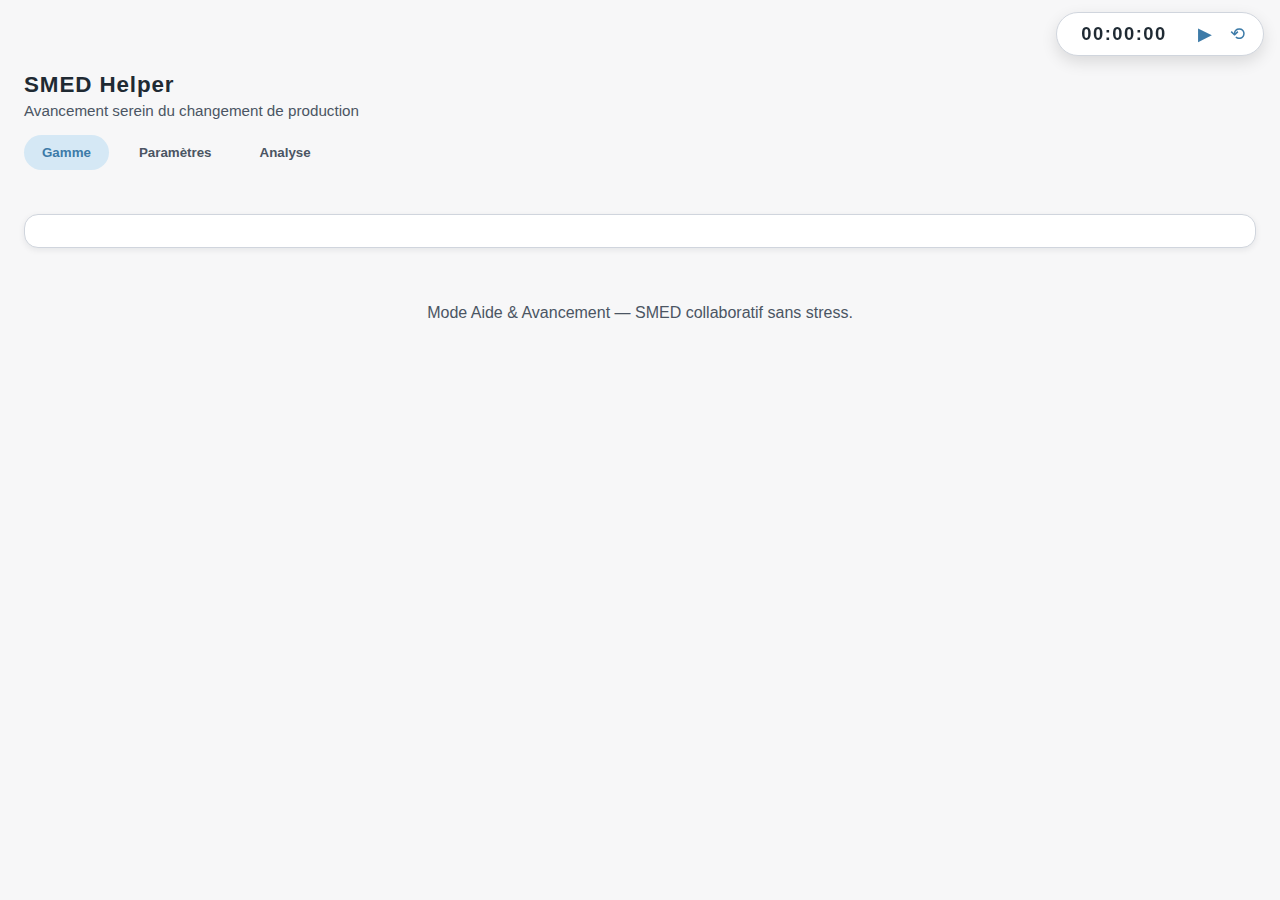
<file: index.html>
<!DOCTYPE html>
<html lang="fr">
<head>
  <meta charset="UTF-8">
  <meta name="viewport" content="width=device-width, initial-scale=1.0">
  <title>SMED Helper</title>
  <link rel="stylesheet" href="styles.css">
</head>
<body>
  <header class="app-header">
    <div class="branding">
      <h1>SMED Helper</h1>
      <p class="tagline">Avancement serein du changement de production</p>
    </div>
    <div class="badge-chrono" aria-live="polite">
      <div class="badge-chrono__time" id="timerDisplay">00:00:00</div>
      <div class="badge-chrono__actions">
        <button type="button" class="badge-chrono__btn" id="timerStartPause" aria-label="Démarrer le chrono">▶</button>
        <button type="button" class="badge-chrono__btn" id="timerReset" aria-label="Réinitialiser le chrono">⟲</button>
      </div>
    </div>
  </header>

  <nav class="tabs" role="tablist">
    <button class="tab tab--active" id="tab-operations" role="tab" aria-selected="true" aria-controls="view-operations" data-tab="operations">Gamme</button>
    <button class="tab" id="tab-settings" role="tab" aria-selected="false" aria-controls="view-settings" data-tab="settings">Paramètres</button>
    <button class="tab" id="tab-analysis" role="tab" aria-selected="false" aria-controls="view-analysis" data-tab="analysis">Analyse</button>
  </nav>

  <main class="views">
    <section id="view-operations" class="view view--active" role="tabpanel" aria-labelledby="tab-operations">
      <div class="objectives" id="operationsSummary"></div>
      <section class="prep" id="prepSection" aria-label="Préparation du changement"></section>
      <div class="lanes" id="lanes"></div>
    </section>

    <section id="view-settings" class="view" role="tabpanel" aria-labelledby="tab-settings">
      <div class="settings" id="settingsPanel"></div>
    </section>

    <section id="view-analysis" class="view" role="tabpanel" aria-labelledby="tab-analysis">
      <div class="analysis-controls">
        <div class="filters">
          <label>
            Opérateur
            <select id="analysisFilterOperator"></select>
          </label>
          <label>
            Phase
            <select id="analysisFilterPhase"></select>
          </label>
          <button type="button" id="analysisRefresh" class="btn">Actualiser</button>
        </div>
        <div class="exports">
          <button type="button" id="exportCsv" class="btn">Exporter CSV</button>
          <button type="button" id="exportJson" class="btn">Exporter JSON</button>
        </div>
      </div>
      <div class="analysis-top" id="analysisTop"></div>
      <div class="analysis-table-container">
        <table id="analysisTable" class="analysis-table">
          <thead>
            <tr>
              <th data-sort="label">Opération</th>
              <th data-sort="phase">Phase</th>
              <th data-sort="operator">Opérateur</th>
              <th data-sort="target">Cible (min)</th>
              <th data-sort="actual">Réel (min)</th>
              <th data-sort="delta">Écart (min)</th>
              <th data-sort="achievement">% Atteinte</th>
            </tr>
          </thead>
          <tbody></tbody>
          <tfoot></tfoot>
        </table>
      </div>
    </section>
  </main>

  <footer class="app-footer">
    <p>Mode Aide &amp; Avancement — SMED collaboratif sans stress.</p>
  </footer>

  <script src="app.js" defer></script>
</body>
</html>
</file>
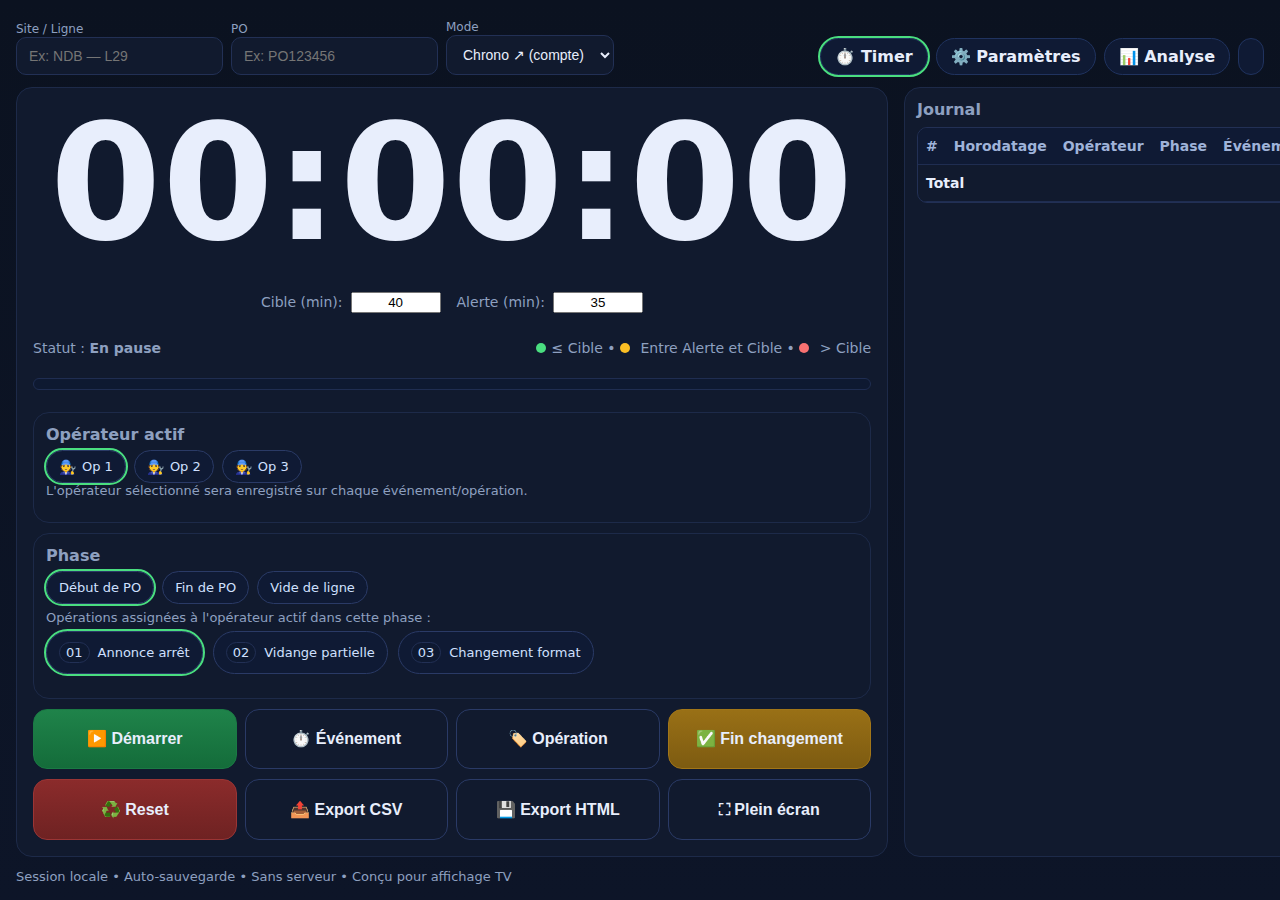
<file: Suivi_changement_de_PO_L29_V04_fixed (1).html>
<!DOCTYPE html>
<html lang="fr">
<head>
<meta charset="utf-8" />
<meta name="viewport" content="width=device-width, initial-scale=1" />
<title>Timer SMED — Affichage Ligne</title>
<style>
  :root{
    --bg:#0b1220; --fg:#e8eefc; --muted:#8ea0c0; --accent:#4ade80; --warn:#fbbf24; --danger:#f87171; --panel:#111a2e; --btn:#1b2540; --btnHover:#223055;
  }
  *{box-sizing:border-box}
  html,body{height:100%}
  body{margin:0;background:linear-gradient(180deg,var(--bg),#0d1528);color:var(--fg);font-family:system-ui,-apple-system,Segoe UI,Roboto,Arial,sans-serif}
  .wrap{display:grid;grid-template-rows:auto 1fr auto;min-height:100%;gap:12px;padding:16px}
  header{display:grid;grid-template-columns:1fr auto;gap:16px;align-items:end}
  .tabs{display:flex;gap:8px;flex-wrap:wrap}
  .tab{background:#0f1a34;border:1px solid #20335f;border-radius:999px;padding:8px 14px;font-weight:600;cursor:pointer}
  .tab.active{outline:2px solid var(--accent)}
  .id-form{display:flex;flex-wrap:wrap;gap:8px;align-items:end}
  .id-form label{font-size:12px;color:var(--muted)}
  .id-form input, .id-form select{background:var(--panel);color:var(--fg);border:1px solid #223055;border-radius:10px;padding:10px 12px;font-size:14px;min-width:140px}
  .pill{background:#0f1a34;border:1px solid #20335f;border-radius:999px;padding:8px 12px;font-size:13px;color:var(--muted)}
  .layout{display:grid;grid-template-columns:1fr 360px;gap:16px}
  .board{background:var(--panel);border:1px solid #1d2a49;border-radius:16px;padding:16px;display:grid;gap:10px}
  .time{font-variant-numeric:tabular-nums;line-height:1;letter-spacing:1px;font-weight:700;font-size:18vw;text-align:center}
  @media (min-width: 1100px){.time{font-size:160px}}
  .target-row{display:flex;justify-content:center;gap:16px;flex-wrap:wrap}
  .target{display:flex;align-items:center;gap:8px;font-size:14px;color:var(--muted)}
  .target input{width:90px;text-align:center}
  input[type=number]{-moz-appearance:textfield}
  input[type=number]::-webkit-outer-spin-button,input[type=number]::-webkit-inner-spin-button{appearance:none;margin:0}
  .bar{height:12px;background:#0e1931;border-radius:999px;border:1px solid #1f2d51;overflow:hidden}
  .bar>div{height:100%;width:0;background:var(--accent);transition:width .2s linear}
  .status{display:flex;justify-content:space-between;align-items:center;gap:10px;color:var(--muted);font-size:14px}
  .btns{display:grid;grid-template-columns:repeat(4,1fr);gap:8px}
  button{background:var(--btn);color:var(--fg);border:1px solid #2a3a66;border-radius:14px;padding:14px 12px;font-size:16px;font-weight:600;cursor:pointer}
  button:hover{background:var(--btnHover)}
  button.primary{background:linear-gradient(180deg,#1f834a,#146c3a);border-color:#1a7a44}
  button.warn{background:linear-gradient(180deg,#997016,#7d5b11);border-color:#a27618}
  button.danger{background:linear-gradient(180deg,#8b2b2b,#6e2222);border-color:#9a3535}
  button.ghost{background:transparent;border-color:#2a3a66}
  .side{display:grid;gap:12px}
  .card{background:var(--panel);border:1px solid #1d2a49;border-radius:16px;padding:12px}
  .chips{display:flex;flex-wrap:wrap;gap:8px}
  .chip{padding:8px 12px;border-radius:999px;border:1px solid #2a3a66;background:#0f1a34;color:#cfe0ff;font-size:13px;cursor:pointer}
  .chip.active{outline:2px solid var(--accent);box-shadow:0 0 0 2px #0c1a2f}
  .log{max-height:38vh;overflow:auto;border-radius:10px;border:1px solid #223055}
  table{width:100%;border-collapse:collapse}
  th,td{padding:10px 8px;border-bottom:1px solid #1f2d51;font-size:14px}
  th{position:sticky;top:0;background:#0f1a34;color:#9fb3d9;text-align:left}
  tfoot td{font-weight:700}
  .kbd{font-family:ui-monospace, SFMono-Regular, Menlo, Monaco, Consolas, "Liberation Mono", "Courier New", monospace;background:#0f1a34;border:1px solid #223055;border-radius:6px;padding:2px 6px;font-size:12px}
  footer{display:flex;justify-content:space-between;align-items:center;gap:8px;color:var(--muted);font-size:13px}
  .hint{display:flex;flex-wrap:wrap;gap:8px}
  .dot{width:10px;height:10px;border-radius:999px;display:inline-block;margin-right:6px}
  .ok{background:var(--accent)}.mid{background:var(--warn)}.bad{background:var(--danger)}
  /* ParamÃ¨tres */
  .grid{display:grid;gap:12px}
  .cols-2{grid-template-columns:1fr 1fr}
  textarea, .list input{background:var(--panel);color:var(--fg);border:1px solid #223055;border-radius:10px;padding:10px 12px;font-size:14px;width:100%}
  .group{display:grid;gap:6px}
  .subtle{color:var(--muted);font-size:13px}

  /* --- AJOUTS pour les pastilles d'opérations --- */
  .op-list{display:flex;flex-wrap:wrap;gap:10px}
  .op-pill{
    display:inline-flex;align-items:center;gap:8px;
    padding:10px 12px;border-radius:999px;
    border:1px solid #2a3a66;background:#0f1a34;color:#cfe0ff;
    cursor:pointer;user-select:none;position:relative;
    transition:transform .05s ease, outline-color .2s ease, background .2s ease, color .2s ease, border-color .2s ease;
    font-size:13px
  }
  .op-pill:active{transform:translateY(1px)}
  .op-num{font-variant-numeric:tabular-nums;background:#0e1931;border:1px solid #223055;border-radius:999px;padding:2px 6px}
  .op-pill.current{outline:2px solid var(--accent);box-shadow:0 0 0 2px #0c1a2f}
  .op-pill.done{
    background:linear-gradient(180deg,#1f834a,#146c3a);
    border-color:#1a7a44;color:#eafff0
  }
  .op-pill.done .op-num{background:transparent;border-color:transparent}
  .op-check{
    display:none; font-weight:900
  }
  .op-pill.done .op-check{display:inline}

  /* Correction de l'affichage des avatars dans les chips opérateurs */
  #opsChips .chip {
    display: flex;
    align-items: center;
    gap: 6px;
  }
  
  #opsChips .avatar {
    font-size: 14px;
    line-height: 1;
    flex-shrink: 0;
  }

  /* --- STYLES POUR LES OPÉRATIONS ASSIGNÉES --- */
  .operation-item {
    display: grid;
    grid-template-columns: 1fr auto;
    gap: 8px;
    align-items: center;
    padding: 8px 12px;
    background: #0e1931;
    border-radius: 8px;
    margin-bottom: 8px;
    border-left: 3px solid #2a3a66;
  }
  
  .operation-item input {
    background: var(--panel);
    color: var(--fg);
    border: 1px solid #223055;
    border-radius: 6px;
    padding: 6px 8px;
    font-size: 13px;
    width: 100%;
    min-width: 200px;
  }
  
  .operation-item select {
    background: var(--panel);
    color: var(--fg);
    border: 1px solid #223055;
    border-radius: 6px;
    padding: 6px 8px;
    font-size: 13px;
    min-width: 120px;
  }
  
  .add-operation {
    background: var(--btn);
    color: var(--fg);
    border: 1px solid #2a3a66;
    border-radius: 8px;
    padding: 8px 12px;
    font-size: 13px;
    cursor: pointer;
    text-align: center;
    margin-top: 8px;
  }
  
  .add-operation:hover {
    background: var(--btnHover);
  }
  
  .remove-operation {
    background: var(--danger);
    color: white;
    border: none;
    border-radius: 4px;
    padding: 4px 8px;
    font-size: 12px;
    cursor: pointer;
  }

  /* --- STYLES POUR L'ONGLET ANALYSE --- */
  .analysis-layout{display:grid;gap:16px}
  .kpis{display:grid;grid-template-columns:repeat(auto-fit,minmax(200px,1fr));gap:16px;margin-bottom:16px}
  .kpi-card{background:var(--panel);border:1px solid #1d2a49;border-radius:16px;padding:16px;text-align:center}
  .kpi-value{font-size:2em;font-weight:700;margin-bottom:8px;font-variant-numeric:tabular-nums}
  .kpi-label{color:var(--muted);font-size:14px}
  .kpi-gain{color:var(--accent)}.kpi-warning{color:var(--warn)}.kpi-danger{color:var(--danger)}
  
  .analysis-grid{display:grid;grid-template-columns:1fr 1fr;gap:16px}
  @media (max-width: 1200px){.analysis-grid{grid-template-columns:1fr}}
  
  .phase-bar{display:flex;align-items:center;gap:12px;margin-bottom:12px}
  .phase-name{min-width:120px;font-size:14px}
  .phase-progress{flex:1;height:24px;background:#0e1931;border-radius:12px;border:1px solid #1f2d51;overflow:hidden;position:relative}
  .phase-fill{height:100%;background:linear-gradient(90deg,var(--accent),#22c55e);transition:width .3s ease}
  .phase-text{position:absolute;top:50%;left:50%;transform:translate(-50%,-50%);font-size:12px;font-weight:600;color:var(--fg);mix-blend-mode:difference}
  .phase-duration{min-width:80px;text-align:right;font-size:14px;font-variant-numeric:tabular-nums}
  
  .completion-item{display:flex;justify-content:space-between;align-items:center;padding:8px 12px;background:#0f1a34;border-radius:8px;margin-bottom:8px}
  .completion-rate{font-weight:700;font-variant-numeric:tabular-nums}
  .completion-100{color:var(--accent)}.completion-partial{color:var(--warn)}.completion-0{color:var(--muted)}
  
  .top-contributors{list-style:none;padding:0;margin:0}
  .contributor{display:flex;justify-content:space-between;align-items:center;padding:12px;background:#0f1a34;border-radius:8px;margin-bottom:8px;border-left:4px solid var(--danger)}
  .contributor-rank{font-weight:900;color:var(--danger);margin-right:12px}
  
  .markers-list{display:grid;gap:8px}
  .marker-item{display:flex;justify-content:space-between;align-items:center;padding:10px 12px;background:#0f1a34;border-radius:8px}
  .marker-count{font-weight:700;color:var(--warn);background:#1f2937;padding:4px 8px;border-radius:999px;font-size:12px}
  
  .refresh-btn{margin-bottom:16px}
  .no-data{text-align:center;color:var(--muted);padding:40px;font-style:italic}
</style>
</head>
<body>
<div class="wrap">
  <header>
    <form class="id-form" id="idForm" onsubmit="return false;">
      <div>
        <label for="site">Site / Ligne</label><br>
        <input id="site" placeholder="Ex: NDB — L29" />
      </div>
      <div>
        <label for="po">PO</label><br>
        <input id="po" placeholder="Ex: PO123456" />
      </div>
      <div>
        <label for="mode">Mode</label><br>
        <select id="mode">
          <option value="countup">Chrono &nearrow; (compte)</option>
          <option value="countdown">Décompte &searrow; (cible)</option>
        </select>
      </div>
    </form>
    <div class="tabs">
      <div class="tab active" data-tab="timer">⏱️ Timer</div>
      <div class="tab" data-tab="params">⚙️ Paramètres</div>
      <div class="tab" data-tab="analysis">📊 Analyse</div>
      <div class="pill" id="now"></div>
    </div>
  </header>

  <!-- TIMER VIEW -->
  <div class="layout" id="view-timer">
    <section class="board">
      <div id="display" class="time">00:00:00</div>
      <div class="target-row">
        <div class="target">Cible (min): <input id="targetMin" type="number" min="0" step="1" value="40"></div>
        <div class="target">Alerte (min): <input id="warnMin" type="number" min="0" step="1" value="35"></div>
      </div>

      <div class="status" style="margin-top:6px;margin-bottom:6px">
        <div>Statut : <strong id="state">Prêt</strong></div>
        <div><span class="dot ok"></span><span id="okLabel">≤ Cible</span> • <span class="dot mid"></span> Entre Alerte et Cible • <span class="dot bad"></span> > Cible</div>
      </div>

      <div class="bar"><div id="progress"></div></div>

      <!-- Opérateurs actifs -->
      <div class="card">
        <div style="margin-bottom:6px;color:var(--muted);font-weight:700;">Opérateur actif</div>
        <div class="chips" id="opsChips"></div>
        <div class="subtle">L'opérateur sélectionné sera enregistré sur chaque événement/opération.</div>
      </div>

      <!-- Phases principales + opérations -->
      <div class="card">
        <div style="margin-bottom:6px;color:var(--muted);font-weight:700;">Phase</div>
        <div class="chips" id="phaseChips"></div>
        <div class="subtle" style="margin-top:6px">Opérations assignées à l'opérateur actif dans cette phase :</div>
        <!-- REMPLACÉ: chips -> op-list (pastilles numérotées) -->
        <div class="op-list" id="opsPhaseChips" style="margin-top:6px"></div>
      </div>

      <div class="btns">
        <button id="startPause" class="primary">▶️ Démarrer</button>
        <button id="lap" class="ghost">⏱️ Événement</button>
        <button id="markOp" class="ghost">🏷️ Opération</button>
        <button id="end" class="warn">✅ Fin changement</button>
      </div>
      <div class="btns">
        <button id="reset" class="danger">♻️ Reset</button>
        <button id="exportCsv" class="ghost">📤 Export CSV</button>
        <button id="exportHtml" class="ghost">💾 Export HTML</button>
        <button id="fullscreen" class="ghost">⛶ Plein écran</button>
      </div>
    </section>

    <aside class="side">
      <div class="card">
        <div style="margin-bottom:8px;display:flex;justify-content:space-between;align-items:center;gap:8px">
          <div style="color:var(--muted);font-weight:700;">Journal</div>
        </div>
        <div class="log">
          <table id="logTable">
            <thead>
              <tr>
                <th>#</th>
                <th>Horodatage</th>
                <th>Opérateur</th>
                <th>Phase</th>
                <th>Événement</th>
                <th>Durée</th>
                <th>Note</th>
              </tr>
            </thead>
            <tbody></tbody>
            <tfoot>
              <tr><td colspan="5">Total</td><td id="totalCell">00:00:00</td><td></td></tr>
            </tfoot>
          </table>
        </div>
      </div>
    </aside>
  </div>

  <!-- PARAMS VIEW -->
  <div id="view-params" style="display:none">
    <div class="card" style="margin-bottom:12px">
      <div style="font-weight:700;color:var(--muted);margin-bottom:6px">Opérateurs (jusqu'à 3)</div>
      <div class="grid cols-2">
        <div class="group"><label>Opérateur 1</label><input id="op1" placeholder="Nom opérateur 1"></div>
        <div class="group"><label>Opérateur 2</label><input id="op2" placeholder="Nom opérateur 2"></div>
        <div class="group"><label>Opérateur 3</label><input id="op3" placeholder="Nom opérateur 3"></div>
        <div class="group"><label>Opérateur par défaut</label>
          <select id="opDefault"><option value="">(aucun)</option><option value="op1">Opérateur 1</option><option value="op2">Opérateur 2</option><option value="op3">Opérateur 3</option></select>
        </div>
      </div>
      <div class="subtle">Ces noms alimentent les puces "Opérateur actif" sur l'écran Timer.</div>
    </div>

    <div class="card" style="margin-bottom:12px">
      <div style="font-weight:700;color:var(--muted);margin-bottom:6px">Marqueurs rapides</div>
      <div class="group">
        <label>Liste (séparée par des virgules)</label>
        <input id="quickMarkers" placeholder="Ex: Arrêt, Reprise, Attente CQ, Manque composant">
      </div>
      <div class="subtle">Ces marqueurs apparaissent dans le menu rapide quand tu appuies sur <span class="kbd">L</span> ou le bouton "Marque".</div>
    </div>

    <div class="card">
      <div style="font-weight:700;color:var(--muted);margin-bottom:6px">Phases & opérations assignées</div>
      <div class="subtle" style="margin-bottom:8px">Structure en 3 grandes phases : <strong>Début de PO</strong>, <strong>Fin de PO</strong>, <strong>Vide de ligne</strong>. Assignez chaque opération à un opérateur.</div>
      
      <!-- Début de PO -->
      <div class="group" style="margin-bottom:16px">
        <label style="font-weight:600;color:var(--fg)">Début de PO — Opérations</label>
        <div id="opsDebutContainer"></div>
        <div class="add-operation" onclick="addOperation('Début de PO')">+ Ajouter une opération</div>
      </div>
      
      <!-- Fin de PO -->
      <div class="group" style="margin-bottom:16px">
        <label style="font-weight:600;color:var(--fg)">Fin de PO — Opérations</label>
        <div id="opsFinContainer"></div>
        <div class="add-operation" onclick="addOperation('Fin de PO')">+ Ajouter une opération</div>
      </div>
      
      <!-- Vide de ligne -->
      <div class="group" style="margin-bottom:16px">
        <label style="font-weight:600;color:var(--fg)">Vide de ligne — Opérations</label>
        <div id="opsVideContainer"></div>
        <div class="add-operation" onclick="addOperation('Vide de ligne')">+ Ajouter une opération</div>
      </div>
    </div>

    <div style="display:flex;gap:8px;margin-top:12px">
      <button id="saveParams" class="primary">💾 Enregistrer paramètres</button>
      <button id="resetParams" class="ghost">↩️ Revenir aux valeurs par défaut</button>
    </div>
  </div>

  <!-- ANALYSIS VIEW -->
  <div id="view-analysis" style="display:none">
    <div class="refresh-btn">
      <button id="refreshAnalysis" class="primary">🔄 Rafraîchir l'analyse</button>
    </div>

    <div class="analysis-layout">
      <!-- KPIs principaux -->
      <div class="kpis">
        <div class="kpi-card">
          <div class="kpi-value" id="kpi-duration">00:00:00</div>
          <div class="kpi-label">Durée totale</div>
        </div>
        <div class="kpi-card">
          <div class="kpi-value" id="kpi-target">--</div>
          <div class="kpi-label">Cible (min)</div>
        </div>
        <div class="kpi-card">
          <div class="kpi-value" id="kpi-gap">--</div>
          <div class="kpi-label">Écart vs cible</div>
        </div>
        <div class="kpi-card">
          <div class="kpi-value kpi-gain" id="kpi-potential">--</div>
          <div class="kpi-label">Gain potentiel</div>
        </div>
      </div>

      <div class="analysis-grid">
        <!-- Répartition par phases -->
        <div class="card">
          <div style="font-weight:700;color:var(--muted);margin-bottom:16px">⏱️ Répartition par phases</div>
          <div id="phasesBreakdown"></div>
        </div>

        <!-- Répartition par opérateurs -->
        <div class="card">
          <div style="font-weight:700;color:var(--muted);margin-bottom:16px">👥 Répartition par opérateurs</div>
          <div id="operatorsBreakdown"></div>
        </div>

        <!-- Taux de complétion -->
        <div class="card">
          <div style="font-weight:700;color:var(--muted);margin-bottom:16px">✅ Taux de complétion d'opérations</div>
          <div id="completionRates"></div>
        </div>

        <!-- Top 3 opérations contributrices -->
        <div class="card">
          <div style="font-weight:700;color:var(--muted);margin-bottom:16px">🎯 Top 3 opérations les plus longues</div>
          <div id="topOperations"></div>
        </div>

        <!-- Top 3 phases contributrices -->
        <div class="card">
          <div style="font-weight:700;color:var(--muted);margin-bottom:16px">📊 Top 3 phases contributrices à l'écart</div>
          <div id="topContributors"></div>
        </div>

        <!-- Marqueurs perturbateurs -->
        <div class="card">
          <div style="font-weight:700;color:var(--muted);margin-bottom:16px">⚠️ Marqueurs perturbateurs</div>
          <div id="disruptiveMarkers"></div>
        </div>
      </div>
    </div>
  </div>

  <footer>
    <div class="hint">Session locale • Auto-sauvegarde • Sans serveur • Conçu pour affichage TV</div>
  </footer>
</div>

<script>
(function(){
  // Elements
  const display = document.getElementById('display');
  const startPause = document.getElementById('startPause');
  const lapBtn = document.getElementById('lap');
  const markOpBtn = document.getElementById('markOp');
  const endBtn = document.getElementById('end');
  const resetBtn = document.getElementById('reset');
  const stateEl = document.getElementById('state');
  const progress = document.getElementById('progress');
  const targetMin = document.getElementById('targetMin');
  const warnMin = document.getElementById('warnMin');
  const modeSel = document.getElementById('mode');
  const site = document.getElementById('site');
  const po = document.getElementById('po');
  const nowBox = document.getElementById('now');
  const tableBody = document.querySelector('#logTable tbody');
  const totalCell = document.getElementById('totalCell');
  const exportBtn = document.getElementById('exportCsv');
  const exportHtmlBtn = document.getElementById('exportHtml');
  const fullscreenBtn = document.getElementById('fullscreen');

  const tabs = document.querySelectorAll('.tab');
  const viewTimer = document.getElementById('view-timer');
  const viewParams = document.getElementById('view-params');
  const viewAnalysis = document.getElementById('view-analysis');

  // Params elements
  const op1 = document.getElementById('op1');
  const op2 = document.getElementById('op2');
  const op3 = document.getElementById('op3');
  const opDefault = document.getElementById('opDefault');
  const quickMarkers = document.getElementById('quickMarkers');
  const saveParams = document.getElementById('saveParams');
  const resetParams = document.getElementById('resetParams');

  // Operation containers
  const opsDebutContainer = document.getElementById('opsDebutContainer');
  const opsFinContainer = document.getElementById('opsFinContainer');
  const opsVideContainer = document.getElementById('opsVideContainer');

  // Chips areas
  const opsChips = document.getElementById('opsChips'); // operators chips
  const phaseChips = document.getElementById('phaseChips');
  const opsPhaseChips = document.getElementById('opsPhaseChips');

  // Analysis elements
  const refreshAnalysis = document.getElementById('refreshAnalysis');

  // Session state
  let startTs = null;      // ms epoch of start
  let timerId = null;      // interval id
  let paused = true;
  let elapsedMs = 0;       // counted time when paused
  let marks = [];          // {t, at, op, phase, label, kind, note}
  let activeOp = '';
  let activePhase = 'Début de PO';

  // --- MODIFICATION: suivi de progression des opérations validées (par opérateur et par phase) ---
  // Stocké comme { 'op1': { 'Début de PO': Set([...opName]), 'Fin de PO': Set([...]), 'Vide de ligne': Set([...]) } }
  let completedOps = {};

  // Defaults with operator assignments
  const DEFAULTS = {
    operators: {op1:'Op 1', op2:'Op 2', op3:'Op 3', def:'op1'},
    quick: ['Arrêt','Reprise','Attente CQ','Manque composant','Purge','Réglage'],
    phases: {
      'Début de PO': [
        {name: 'Annonce arrêt', operator: 'op1'},
        {name: 'Vidange partielle', operator: 'op1'},
        {name: 'Nettoyage zone 1', operator: 'op2'},
        {name: 'Changement format', operator: 'op1'},
        {name: 'Réglages caméra', operator: 'op2'}
      ],
      'Fin de PO': [
        {name: 'Dernières unités', operator: 'op1'},
        {name: 'Comptage final', operator: 'op2'},
        {name: 'Étiquette fin de lot', operator: 'op1'},
        {name: 'Sécurisation composants', operator: 'op2'}
      ],
      'Vide de ligne': [
        {name: 'Arrêt convoyeurs', operator: 'op1'},
        {name: 'Purge composants', operator: 'op1'},
        {name: 'Nettoyage approfondi', operator: 'op2'},
        {name: 'Contrôle croisé A/B', operator: 'op2'},
        {name: 'Validation qualité', operator: 'op1'}
      ]
    }
  };

  // Clock in header
  setInterval(()=>{ nowBox.textContent = new Date().toLocaleString(); },1000);

  // Helpers
  const pad=n=>String(n).padStart(2,'0');
  function fmt(ms){
    const s = Math.max(0, Math.floor(ms/1000));
    const hh = Math.floor(s/3600);
    const mm = Math.floor((s%3600)/60);
    const ss = s%60;
    return `${pad(hh)}:${pad(mm)}:${pad(ss)}`;
  }
  function csvEscape(v){ return '\"'+String(v).replaceAll('\"','\"\"')+'\"'; }
  
  function initializeCompletedOps() {
    const operators = ['op1', 'op2', 'op3'];
    const phases = ['Début de PO', 'Fin de PO', 'Vide de ligne'];
    
    operators.forEach(op => {
      if (!completedOps[op]) {
        completedOps[op] = {};
      }
      phases.forEach(phase => {
        if (!completedOps[op][phase]) {
          completedOps[op][phase] = new Set();
        }
      });
    });
  }

  function cloneCompleted(raw){
    // Convertir les anciennes données si nécessaire
    if (raw && typeof raw === 'object') {
      // Ancien format : {phase: string[]} -> nouveau format : {operator: {phase: Set}}
      if (raw['Début de PO'] && Array.isArray(raw['Début de PO'])) {
        // Migration depuis l'ancien format
        return convertOldCompletedFormat(raw);
      }
      
      // Nouveau format
      const out = {};
      const operators = ['op1', 'op2', 'op3'];
      const phases = ['Début de PO', 'Fin de PO', 'Vide de ligne'];
      
      operators.forEach(op => {
        out[op] = {};
        phases.forEach(phase => {
          if (raw[op] && raw[op][phase] && Array.isArray(raw[op][phase])) {
            out[op][phase] = new Set(raw[op][phase]);
          } else {
            out[op][phase] = new Set();
          }
        });
      });
      return out;
    }
    
    // Initialisation par défaut
    const out = {};
    const operators = ['op1', 'op2', 'op3'];
    const phases = ['Début de PO', 'Fin de PO', 'Vide de ligne'];
    operators.forEach(op => {
      out[op] = {};
      phases.forEach(phase => {
        out[op][phase] = new Set();
      });
    });
    return out;
  }
  
  function convertOldCompletedFormat(oldFormat) {
    // Pour la migration, on assigne toutes les opérations à op1 par défaut
    const out = {};
    const operators = ['op1', 'op2', 'op3'];
    const phases = ['Début de PO', 'Fin de PO', 'Vide de ligne'];
    
    operators.forEach(op => {
      out[op] = {};
      phases.forEach(phase => {
        if (op === 'op1' && oldFormat[phase] && Array.isArray(oldFormat[phase])) {
          out[op][phase] = new Set(oldFormat[phase]);
        } else {
          out[op][phase] = new Set();
        }
      });
    });
    return out;
  }

  function serializableCompleted(){
    // convert Sets to arrays for storage
    const out = {};
    Object.keys(completedOps).forEach(op => {
      out[op] = {};
      Object.keys(completedOps[op]).forEach(phase => {
        out[op][phase] = Array.from(completedOps[op][phase]);
      });
    });
    return out;
  }

  // Storage
  const KEY='smed_timer_v4'; // Changed version to handle new format
  function save(){
    try{
      const payload={
        elapsedMs,paused,marks,
        site:site.value,po:po.value,mode:modeSel.value,target:targetMin.value,warn:warnMin.value,
        activeOp,activePhase,params:getParams(),
        completedOps: serializableCompleted()
      };
      localStorage.setItem(KEY, JSON.stringify(payload));
    }catch(e){}
  }
  
  function load(){
    const raw=localStorage.getItem(KEY);
    if(!raw){
      // Essayer l'ancien format
      const oldRaw = localStorage.getItem('smed_timer_v3');
      if (oldRaw) {
        try {
          const oldData = JSON.parse(oldRaw);
          // Migrer les données
          migrateOldData(oldData);
          return;
        } catch(e) {}
      }
      
      // seed defaults
      setParams(DEFAULTS);
      renderParams();
      buildUIFromParams();
      render();
      return;
    }
    try{
      const p=JSON.parse(raw);
      elapsedMs=p.elapsedMs||0; paused=true; marks=p.marks||[];
      site.value=p.site||''; po.value=p.po||'';
      modeSel.value=p.mode||'countup'; targetMin.value=p.target||40; warnMin.value=p.warn||35;
      activeOp = p.activeOp || '';
      activePhase = p.activePhase || 'Début de PO';
      completedOps = cloneCompleted(p.completedOps);
      setParams(p.params||DEFAULTS);
      renderParams();
      buildUIFromParams();
      // rebuild log rows
      tableBody.innerHTML='';
      marks.forEach((m,i)=> addRowToTable(i+1, m));
      render();
    }catch(e){
      setParams(DEFAULTS); renderParams(); buildUIFromParams(); render();
    }
  }
  
  function migrateOldData(oldData) {
    // Migrer les anciennes données vers le nouveau format
    elapsedMs = oldData.elapsedMs || 0; 
    paused = true; 
    marks = oldData.marks || [];
    site.value = oldData.site || ''; 
    po.value = oldData.po || '';
    modeSel.value = oldData.mode || 'countup'; 
    targetMin.value = oldData.target || 40; 
    warnMin.value = oldData.warn || 35;
    activeOp = oldData.activeOp || '';
    activePhase = oldData.activePhase || 'Début de PO';
    
    // Migrer les paramètres d'opérations
    if (oldData.params && oldData.params.phases) {
      const newParams = {
        operators: oldData.params.operators || DEFAULTS.operators,
        quick: oldData.params.quick || DEFAULTS.quick,
        phases: {}
      };
      
      Object.keys(oldData.params.phases).forEach(phase => {
        newParams.phases[phase] = [];
        const oldOps = oldData.params.phases[phase] || [];
        oldOps.forEach(opName => {
          // Assigner par défaut à op1
          newParams.phases[phase].push({name: opName, operator: 'op1'});
        });
      });
      
      setParams(newParams);
    } else {
      setParams(DEFAULTS);
    }
    
    // Migrer les opérations complétées
    completedOps = cloneCompleted(oldData.completedOps);
    
    renderParams();
    buildUIFromParams();
    tableBody.innerHTML='';
    marks.forEach((m,i)=> addRowToTable(i+1, m));
    render();
    
    // Sauvegarder dans le nouveau format
    save();
  }

  // Params get/set
  function getParams(){
    return {
      operators:{ op1:op1.value||'', op2:op2.value||'', op3:op3.value||'', def:opDefault.value||'' },
      quick: (quickMarkers.value||'').split(',').map(s=>s.trim()).filter(Boolean),
      phases: {
        'Début de PO': getOperationsFromContainer(opsDebutContainer),
        'Fin de PO': getOperationsFromContainer(opsFinContainer),
        'Vide de ligne': getOperationsFromContainer(opsVideContainer)
      }
    };
  }
  
  function getOperationsFromContainer(container) {
    const operations = [];
    const items = container.querySelectorAll('.operation-item');
    items.forEach(item => {
      const nameInput = item.querySelector('input');
      const operatorSelect = item.querySelector('select');
      if (nameInput.value.trim()) {
        operations.push({
          name: nameInput.value.trim(),
          operator: operatorSelect.value
        });
      }
    });
    return operations;
  }
  
  function setParams(params){
    const p = params || DEFAULTS;
    op1.value = p.operators?.op1 || '';
    op2.value = p.operators?.op2 || '';
    op3.value = p.operators?.op3 || '';
    opDefault.value = p.operators?.def || '';
    quickMarkers.value = (p.quick||[]).join(', ');
    
    // Remplir les conteneurs d'opérations
    setOperationsInContainer(opsDebutContainer, p.phases?.['Début de PO'] || []);
    setOperationsInContainer(opsFinContainer, p.phases?.['Fin de PO'] || []);
    setOperationsInContainer(opsVideContainer, p.phases?.['Vide de ligne'] || []);
  }
  
  function setOperationsInContainer(container, operations) {
    container.innerHTML = '';
    operations.forEach(op => {
      addOperationToContainer(container, op.name, op.operator);
    });
  }

  // Global function for adding operations (called from onclick)
  window.addOperation = function(phase) {
    const container = phase === 'Début de PO' ? opsDebutContainer :
                     phase === 'Fin de PO' ? opsFinContainer : opsVideContainer;
    addOperationToContainer(container, '', '');
  };
  
  function addOperationToContainer(container, name = '', operator = '') {
    const div = document.createElement('div');
    div.className = 'operation-item';
    
    const operatorOptions = `
      <option value="">Non assigné</option>
      <option value="op1" ${operator === 'op1' ? 'selected' : ''}>Opérateur 1</option>
      <option value="op2" ${operator === 'op2' ? 'selected' : ''}>Opérateur 2</option>
      <option value="op3" ${operator === 'op3' ? 'selected' : ''}>Opérateur 3</option>
    `;
    
    div.innerHTML = `
      <input type="text" placeholder="Nom de l'opération" value="${name}">
      <div style="display:flex;gap:8px;align-items:center">
        <select>${operatorOptions}</select>
        <button class="remove-operation" onclick="this.parentElement.parentElement.remove()">×</button>
      </div>
    `;
    
    container.appendChild(div);
  }

  // UI builders
  function buildUIFromParams(){
    const p=getParams();
    initializeCompletedOps();
    
    // Operator chips
    opsChips.innerHTML='';
    const opsList = [p.operators.op1,p.operators.op2,p.operators.op3].filter(Boolean);
    if(!activeOp){
      if(p.operators.def && p.operators[p.operators.def]) activeOp=p.operators[p.operators.def];
      else activeOp = opsList[0]||'';
    }
    opsList.forEach(name=>{
      const chip=document.createElement('span');
      chip.className='chip'+(name===activeOp?' active':'');
      chip.addEventListener('click',()=>{ 
        activeOp=name; 
        [...opsChips.children].forEach(c=>c.classList.remove('active')); 
        chip.classList.add('active');
        buildOpsForPhase(); // Rebuild operations for new active operator
        save();
      });
      // Add emoji avatar
      const av = document.createElement('span'); av.className='avatar'; av.textContent='🧑‍🔧';
      const textSpan = document.createElement('span'); textSpan.textContent=name;
      chip.appendChild(av);
      chip.appendChild(textSpan);
      opsChips.appendChild(chip);
    });

    // Phase chips
    phaseChips.innerHTML='';
    const phases=['Début de PO','Fin de PO','Vide de ligne'];

    phases.forEach(ph=>{
      const chip=document.createElement('span');
      chip.className='chip'+(ph===activePhase?' active':'');
      chip.textContent=ph;
      chip.addEventListener('click',()=>{
        activePhase=ph;
        // toggle green outline
        [...phaseChips.children].forEach(c=>c.classList.remove('active'));
        chip.classList.add('active');
        // rebuild operations list
        buildOpsForPhase();
        save();
      });
      phaseChips.appendChild(chip);
    });
    buildOpsForPhase();
  }

  // --- MODIFICATION: rendu des pastilles numérotées filtrées par opérateur + gestion progression ---
  function buildOpsForPhase(){
    const p=getParams();
    opsPhaseChips.innerHTML='';
    
    // Get current active operator key
    const activeOpKey = getActiveOperatorKey();
    if (!activeOpKey) return;
    
    // Filter operations for active operator and phase
    const allOps = p.phases[activePhase]||[];
    const filteredOps = allOps.filter(op => op.operator === activeOpKey);
    
    if (filteredOps.length === 0) {
      const noOpsMsg = document.createElement('div');
      noOpsMsg.className = 'subtle';
      noOpsMsg.textContent = 'Aucune opération assignée à cet opérateur pour cette phase.';
      opsPhaseChips.appendChild(noOpsMsg);
      return;
    }

    // déterminer l'index de l'opération courante (première non faite)
    const doneSet = completedOps[activeOpKey][activePhase] || new Set();
    let currentIdx = filteredOps.findIndex(op => !doneSet.has(op.name));
    if(currentIdx === -1 && filteredOps.length > 0) currentIdx = filteredOps.length - 1;

    filteredOps.forEach((op, idx)=>{
      const pill=document.createElement('span');
      pill.className='op-pill';
      // état visuel: done / current
      if(doneSet.has(op.name)) pill.classList.add('done');
      if(idx===currentIdx && !doneSet.has(op.name)) pill.classList.add('current');

      // contenu: numéro + label + check
      const num=document.createElement('span'); 
      num.className='op-num'; 
      num.textContent=String(idx+1).padStart(2,'0');
      const label=document.createElement('span'); 
      label.textContent=op.name;
      const check=document.createElement('span'); 
      check.className='op-check'; 
      check.textContent='✓';
      pill.appendChild(num); 
      pill.appendChild(label); 
      pill.appendChild(check);

      pill.addEventListener('click',()=>{
        // marquer comme fait si pas déjà fait
        if(!doneSet.has(op.name)){
          doneSet.add(op.name);
          completedOps[activeOpKey][activePhase] = doneSet;
          pill.classList.add('done');
          pill.classList.remove('current');
          addMark('op', op.name); // journaliser l'opération validée
        }
        // déplacer le liseré vert sur la prochaine non faite
        const nextIdx = filteredOps.findIndex(operation => !doneSet.has(operation.name));
        [...opsPhaseChips.children].forEach(c=>c.classList.remove('current'));
        if(nextIdx !== -1){
          opsPhaseChips.children[nextIdx].classList.add('current');
        }
        save();
      });

      opsPhaseChips.appendChild(pill);
    });
  }
  
  function getActiveOperatorKey() {
    const p = getParams();
    if (activeOp === p.operators.op1) return 'op1';
    if (activeOp === p.operators.op2) return 'op2';
    if (activeOp === p.operators.op3) return 'op3';
    return null;
  }

  // Rendering
  function render(){
    const target = Number(targetMin.value||0)*60_000;
    const warn = Number(warnMin.value||0)*60_000;

    let current = elapsedMs;
    if(!paused && startTs){ current += (Date.now()-startTs); }

    if(modeSel.value==='countdown' && target>0){
      const remain = Math.max(0, target-current);
      display.textContent = fmt(remain);
    }else{
      display.textContent = fmt(current);
    }

    // progress bar & status color
    let ratio = target>0 ? Math.min(1, current/target) : 0;
    progress.style.width = (ratio*100)+"%";
    let color = 'var(--accent)';
    if(target>0){
      if(current>target) color='var(--danger)';
      else if(current>warn) color='var(--warn)';
    }
    progress.style.background = color;

    stateEl.textContent = paused ? 'En pause' : 'En cours';

    totalCell.textContent = fmt(current);
  }

  function tick(){ render(); }

  // Timer controls
  function start(){ if(!paused){return;} paused=false; startTs = Date.now(); timerId = setInterval(tick, 250); updateStartBtn(); }
  function pause(){ if(paused){return;} paused=true; elapsedMs += (Date.now()-startTs); clearInterval(timerId); timerId=null; updateStartBtn(); }
  function updateStartBtn(){
    if(paused){ startPause.textContent='▶️ Reprendre'; startPause.classList.remove('ghost'); startPause.classList.add('primary'); }
    else { startPause.textContent='⏸️ Pause'; startPause.classList.remove('primary'); startPause.classList.add('ghost'); }
  }
  function reset(){
    paused=true; clearInterval(timerId); timerId=null; startTs=null; elapsedMs=0; marks=[]; tableBody.innerHTML='';
    startPause.textContent='▶️ Démarrer'; startPause.classList.add('primary');
    // --- MODIFICATION: réinitialiser la progression des opérations par opérateur ---
    completedOps = {};
    initializeCompletedOps();
    buildOpsForPhase();
    render(); save();
  }

  function addRowToTable(idx, m){
    const tr=document.createElement('tr');
    tr.innerHTML = `<td>${idx}</td>`+
      `<td>${new Date(m.at).toLocaleTimeString()}</td>`+
      `<td>${m.op||''}</td>`+
      `<td>${m.phase||''}</td>`+
      `<td>${m.label}</td>`+
      `<td>${fmt(m.t)}</td>`+
      `<td contenteditable="true" data-idx="${idx-1}" class="noteCell">${m.note||''}</td>`;
    tableBody.appendChild(tr);
  }

  function addMark(kind='mark', label='Marque'){ // kind: 'mark' | 'op' | 'end'
    const now=new Date();
    const ms = paused ? elapsedMs : (elapsedMs + (Date.now()-startTs));
    const entry = {t:ms, at:now.toISOString(), op:activeOp||'', phase:activePhase||'', label, kind, note:''};
    marks.push(entry);
    addRowToTable(marks.length, entry);
  }

  // --- CALCULS POUR L'ANALYSE (adaptés au nouveau format) ---
  function calculateAnalysis() {
    const targetMs = Number(targetMin.value || 0) * 60_000;
    const currentMs = elapsedMs + (paused ? 0 : (Date.now() - (startTs || Date.now())));
    const p = getParams();
    
    // Calcul des durées par phase et par opérateur basé sur les événements
    const phaseDurations = { 'Début de PO': 0, 'Fin de PO': 0, 'Vide de ligne': 0 };
    const operatorDurations = {};
    const operationDurations = {};
    
    // Initialiser les durées des opérateurs
    [p.operators.op1, p.operators.op2, p.operators.op3].filter(Boolean).forEach(opName => {
      operatorDurations[opName] = 0;
    });
    
    // Analyser les segments de temps entre les événements
    if (marks.length === 0) {
      // Pas d'événements -> tout le temps va à la phase/opérateur actif
      phaseDurations[activePhase] = currentMs;
      if (activeOp) {
        operatorDurations[activeOp] = (operatorDurations[activeOp] || 0) + currentMs;
      }
    } else {
      let lastTime = 0;
      let currentPhase = activePhase;
      let currentOperator = activeOp;
      
      marks.forEach((mark, index) => {
        // Durée du segment précédent
        const segmentDuration = mark.t - lastTime;
        
        // Attribuer le temps au dernier état connu
        if (segmentDuration > 0) {
          phaseDurations[currentPhase] = (phaseDurations[currentPhase] || 0) + segmentDuration;
          if (currentOperator) {
            operatorDurations[currentOperator] = (operatorDurations[currentOperator] || 0) + segmentDuration;
          }
          
          // Si c'est une opération validée, compter le temps pour cette opération spécifique
          if (mark.kind === 'op' && mark.label) {
            operationDurations[mark.label] = (operationDurations[mark.label] || 0) + segmentDuration;
          }
        }
        
        // Mettre à jour l'état pour le prochain segment
        currentPhase = mark.phase || currentPhase;
        currentOperator = mark.op || currentOperator;
        lastTime = mark.t;
      });
      
      // Dernier segment: du dernier événement à maintenant
      const finalDuration = currentMs - lastTime;
      if (finalDuration > 0) {
        phaseDurations[currentPhase] = (phaseDurations[currentPhase] || 0) + finalDuration;
        if (currentOperator) {
          operatorDurations[currentOperator] = (operatorDurations[currentOperator] || 0) + finalDuration;
        }
      }
    }
    
    // Calcul des taux de complétion (agrégés par phase, tous opérateurs confondus)
    const completionRates = {};
    ['Début de PO', 'Fin de PO', 'Vide de ligne'].forEach(phase => {
      const allOps = p.phases[phase] || [];
      let totalCompleted = 0;
      
      // Compter les opérations complétées par tous les opérateurs
      ['op1', 'op2', 'op3'].forEach(opKey => {
        if (completedOps[opKey] && completedOps[opKey][phase]) {
          totalCompleted += completedOps[opKey][phase].size;
        }
      });
      
      completionRates[phase] = allOps.length > 0 ? (totalCompleted / allOps.length) * 100 : 0;
    });
    
    // Top 3 opérations contributrices (basé sur les durées d'exécution)
    let topOperations = [];
    if (Object.keys(operationDurations).length > 0) {
      topOperations = Object.entries(operationDurations)
        .map(([operation, duration]) => ({
          operation,
          duration,
          percentage: currentMs > 0 ? (duration / currentMs) * 100 : 0
        }))
        .sort((a, b) => b.duration - a.duration)
        .slice(0, 3);
    }
    
    // Top 3 phases contributrices (si dépassement)
    let topContributors = [];
    if (currentMs > targetMs && targetMs > 0) {
      topContributors = Object.entries(phaseDurations)
        .map(([phase, duration]) => ({
          phase,
          duration,
          excess: Math.max(0, duration - (targetMs / 3)) // approximation: cible / 3 par phase
        }))
        .filter(item => item.excess > 0)
        .sort((a, b) => b.excess - a.excess)
        .slice(0, 3);
    }
    
    // Marqueurs perturbateurs (fréquence des 'mark')
    const markerCounts = {};
    marks.filter(m => m.kind === 'mark').forEach(m => {
      markerCounts[m.label] = (markerCounts[m.label] || 0) + 1;
    });
    const disruptiveMarkers = Object.entries(markerCounts)
      .sort((a, b) => b[1] - a[1])
      .slice(0, 5);
    
    return {
      currentMs,
      targetMs,
      phaseDurations,
      operatorDurations,
      operationDurations,
      completionRates,
      topOperations,
      topContributors,
      disruptiveMarkers
    };
  }

  // --- FONCTION: RENDU DE L'ANALYSE ---
  function renderAnalysis() {
    const analysis = calculateAnalysis();
    const { currentMs, targetMs, phaseDurations, operatorDurations, operationDurations, completionRates, topOperations, topContributors, disruptiveMarkers } = analysis;
    
    // KPIs principaux
    document.getElementById('kpi-duration').textContent = fmt(currentMs);
    document.getElementById('kpi-target').textContent = targetMs > 0 ? Math.round(targetMs / 60_000) : '--';
    
    const gap = currentMs - targetMs;
    const gapEl = document.getElementById('kpi-gap');
    if (targetMs > 0) {
      gapEl.textContent = (gap >= 0 ? '+' : '') + fmt(Math.abs(gap));
      gapEl.className = gap > 0 ? 'kpi-value kpi-danger' : 'kpi-value kpi-gain';
    } else {
      gapEl.textContent = '--';
      gapEl.className = 'kpi-value';
    }
    
    const potentialEl = document.getElementById('kpi-potential');
    if (gap > 0) {
      potentialEl.textContent = fmt(gap);
    } else {
      potentialEl.textContent = 'Objectif atteint';
    }
    
    // Répartition par phases
    const phasesEl = document.getElementById('phasesBreakdown');
    phasesEl.innerHTML = '';
    
    const totalDuration = Object.values(phaseDurations).reduce((a, b) => a + b, 0);
    
    Object.entries(phaseDurations).forEach(([phase, duration]) => {
      const percentage = totalDuration > 0 ? (duration / totalDuration) * 100 : 0;
      
      const barEl = document.createElement('div');
      barEl.className = 'phase-bar';
      barEl.innerHTML = `
        <div class="phase-name">${phase}</div>
        <div class="phase-progress">
          <div class="phase-fill" style="width: ${percentage}%"></div>
          <div class="phase-text">${percentage.toFixed(1)}%</div>
        </div>
        <div class="phase-duration">${fmt(duration)}</div>
      `;
      phasesEl.appendChild(barEl);
    });
    
    // Répartition par opérateurs
    const operatorsEl = document.getElementById('operatorsBreakdown');
    operatorsEl.innerHTML = '';
    
    const totalOperatorTime = Object.values(operatorDurations).reduce((a, b) => a + b, 0);
    
    if (totalOperatorTime > 0) {
      Object.entries(operatorDurations).forEach(([operator, duration]) => {
        const percentage = totalOperatorTime > 0 ? (duration / totalOperatorTime) * 100 : 0;
        
        const barEl = document.createElement('div');
        barEl.className = 'phase-bar';
        barEl.innerHTML = `
          <div class="phase-name">${operator}</div>
          <div class="phase-progress">
            <div class="phase-fill" style="width: ${percentage}%"></div>
            <div class="phase-text">${percentage.toFixed(1)}%</div>
          </div>
          <div class="phase-duration">${fmt(duration)}</div>
        `;
        operatorsEl.appendChild(barEl);
      });
    } else {
      operatorsEl.innerHTML = '<div class="no-data">Aucune donnée d\'activité par opérateur disponible</div>';
    }
    
    // Taux de complétion
    const completionEl = document.getElementById('completionRates');
    completionEl.innerHTML = '';
    
    Object.entries(completionRates).forEach(([phase, rate]) => {
      const itemEl = document.createElement('div');
      itemEl.className = 'completion-item';
      
      let rateClass = 'completion-partial';
      if (rate === 100) rateClass = 'completion-100';
      else if (rate === 0) rateClass = 'completion-0';
      
      const p = getParams();
      const totalOps = (p.phases[phase] || []).length;
      const completedCount = Math.round((rate / 100) * totalOps);
      
      itemEl.innerHTML = `
        <div>${phase}</div>
        <div class="completion-rate ${rateClass}">${completedCount}/${totalOps} (${rate.toFixed(0)}%)</div>
      `;
      completionEl.appendChild(itemEl);
    });
    
    // Top 3 opérations contributrices
    const topOperationsEl = document.getElementById('topOperations');
    topOperationsEl.innerHTML = '';
    
    if (topOperations.length === 0) {
      topOperationsEl.innerHTML = '<div class="no-data">Aucune opération avec temps mesuré disponible</div>';
    } else {
      const listEl = document.createElement('ul');
      listEl.className = 'top-contributors';
      
      topOperations.forEach((item, index) => {
        const itemEl = document.createElement('li');
        itemEl.className = 'contributor';
        itemEl.innerHTML = `
          <div>
            <span class="contributor-rank">#${index + 1}</span>
            ${item.operation}
          </div>
          <div>
            ${fmt(item.duration)} (${item.percentage.toFixed(1)}%)
          </div>
        `;
        listEl.appendChild(itemEl);
      });
      
      topOperationsEl.appendChild(listEl);
    }
    
    // Top 3 phases contributrices
    const contributorsEl = document.getElementById('topContributors');
    contributorsEl.innerHTML = '';
    
    if (topContributors.length === 0) {
      contributorsEl.innerHTML = '<div class="no-data">Aucun dépassement détecté ou cible non définie</div>';
    } else {
      const listEl = document.createElement('ul');
      listEl.className = 'top-contributors';
      
      topContributors.forEach((contributor, index) => {
        const itemEl = document.createElement('li');
        itemEl.className = 'contributor';
        itemEl.innerHTML = `
          <div>
            <span class="contributor-rank">#${index + 1}</span>
            ${contributor.phase}
          </div>
          <div>+${fmt(contributor.excess)}</div>
        `;
        listEl.appendChild(itemEl);
      });
      
      contributorsEl.appendChild(listEl);
    }
    
    // Marqueurs perturbateurs
    const markersEl = document.getElementById('disruptiveMarkers');
    markersEl.innerHTML = '';
    
    if (disruptiveMarkers.length === 0) {
      markersEl.innerHTML = '<div class="no-data">Aucun marqueur perturbateur enregistré</div>';
    } else {
      const listEl = document.createElement('div');
      listEl.className = 'markers-list';
      
      disruptiveMarkers.forEach(([marker, count]) => {
        const itemEl = document.createElement('div');
        itemEl.className = 'marker-item';
        itemEl.innerHTML = `
          <div>${marker}</div>
          <div class="marker-count">${count}</div>
        `;
        listEl.appendChild(itemEl);
      });
      
      markersEl.appendChild(listEl);
    }
  }

  function exportCSV(){
    const header = ['Date','Site/Ligne','PO','Mode','Cible(min)','Alerte(min)','Index','Horodatage','Durée(ms)','Durée(hh:mm:ss)','Opérateur','Phase','Événement','Note'];
    const date = new Date().toISOString();
    const rows = marks.map((m,i)=>[
      date, site.value, po.value, modeSel.value, targetMin.value, warnMin.value,
      i+1, m.at, m.t, fmt(m.t), m.op||'', m.phase||'', m.label, m.note||''
    ]);
    const csv = [header, ...rows].map(r=>r.map(csvEscape).join(',')).join('\n');
    const blob = new Blob([csv],{type:'text/csv;charset=utf-8;'});
    const name = `smed_${(site.value||'site').replace(/\s+/g,'-').toLowerCase()}_${new Date().toISOString().replaceAll(':','-')}.csv`;
    const url = URL.createObjectURL(blob);
    const a = document.createElement('a'); a.href=url; a.download=name; a.click(); URL.revokeObjectURL(url);
  }

  function exportHTML(){
    const p = getParams();
    const htmlContent = `<!DOCTYPE html>
<html lang="fr">
<head>
<meta charset="utf-8">
<title>Rapport SMED - ${site.value || 'Site'} - ${po.value || 'PO'}</title>
<style>
body { font-family: Arial, sans-serif; margin: 40px; background: #f5f5f5; }
.container { max-width: 1200px; margin: 0 auto; background: white; padding: 30px; border-radius: 10px; box-shadow: 0 2px 10px rgba(0,0,0,0.1); }
h1 { color: #2563eb; border-bottom: 3px solid #2563eb; padding-bottom: 10px; }
.header { display: grid; grid-template-columns: 1fr 1fr; gap: 20px; margin-bottom: 30px; }
.info-box { background: #f8fafc; padding: 15px; border-radius: 8px; border-left: 4px solid #2563eb; }
.info-box h3 { margin: 0 0 10px 0; color: #1e40af; }
.summary { background: #ecfdf5; padding: 20px; border-radius: 8px; border-left: 4px solid #10b981; margin-bottom: 30px; }
.summary h3 { color: #047857; margin: 0 0 15px 0; }
.stats { display: grid; grid-template-columns: repeat(auto-fit, minmax(200px, 1fr)); gap: 15px; }
.stat { text-align: center; }
.stat-value { font-size: 2em; font-weight: bold; color: #1f2937; }
.stat-label { color: #6b7280; font-size: 0.9em; }
table { width: 100%; border-collapse: collapse; margin-top: 20px; }
th, td { padding: 12px 8px; text-align: left; border-bottom: 1px solid #e5e7eb; }
th { background: #f9fafb; font-weight: 600; color: #374151; }
tr:hover { background: #f9fafb; }
.phases { display: grid; grid-template-columns: repeat(auto-fit, minmax(300px, 1fr)); gap: 20px; margin: 30px 0; }
.phase-card { background: #f8fafc; padding: 20px; border-radius: 8px; border-left: 4px solid #6366f1; }
.phase-title { color: #4338ca; font-weight: bold; margin-bottom: 15px; }
.op-list { list-style: none; padding: 0; }
.op-item { padding: 8px 12px; margin: 5px 0; background: white; border-radius: 4px; border-left: 3px solid #e5e7eb; }
.op-done { border-left-color: #10b981; background: #ecfdf5; }
.op-operator { font-size: 0.8em; color: #6b7280; margin-left: 8px; }
.footer { margin-top: 40px; padding-top: 20px; border-top: 1px solid #e5e7eb; color: #6b7280; font-size: 0.9em; }
</style>
</head>
<body>
<div class="container">
  <h1>📊 Rapport de Changement SMED</h1>
  
  <div class="header">
    <div class="info-box">
      <h3>🔍 Informations de session</h3>
      <p><strong>Site/Ligne:</strong> ${site.value || 'Non spécifié'}</p>
      <p><strong>Ordre de Production:</strong> ${po.value || 'Non spécifié'}</p>
      <p><strong>Date de génération:</strong> ${new Date().toLocaleString()}</p>
    </div>
    <div class="info-box">
      <h3>⏱️ Configuration</h3>
      <p><strong>Mode:</strong> ${modeSel.value === 'countup' ? 'Chrono (compte)' : 'Décompte (cible)'}</p>
      <p><strong>Cible:</strong> ${targetMin.value} minutes</p>
      <p><strong>Alerte:</strong> ${warnMin.value} minutes</p>
    </div>
  </div>

  <div class="summary">
    <h3>📈 Résumé de performance</h3>
    <div class="stats">
      <div class="stat">
        <div class="stat-value">${fmt(elapsedMs + (paused ? 0 : (Date.now() - (startTs || Date.now()))))}</div>
        <div class="stat-label">Durée totale</div>
      </div>
      <div class="stat">
        <div class="stat-value">${marks.length}</div>
        <div class="stat-label">Événements enregistrés</div>
      </div>
      <div class="stat">
        <div class="stat-value">${marks.filter(m => m.kind === 'op').length}</div>
        <div class="stat-label">Opérations validées</div>
      </div>
    </div>
  </div>

  <div class="phases">
    ${['Début de PO', 'Fin de PO', 'Vide de ligne'].map(phase => {
      const ops = p.phases[phase] || [];
      let completedCount = 0;
      
      // Count completed operations across all operators
      ['op1', 'op2', 'op3'].forEach(opKey => {
        if (completedOps[opKey] && completedOps[opKey][phase]) {
          completedCount += completedOps[opKey][phase].size;
        }
      });
      
      return `
        <div class="phase-card">
          <div class="phase-title">${phase}</div>
          <ul class="op-list">
            ${ops.map(op => {
              let isCompleted = false;
              // Check if operation is completed by any operator
              ['op1', 'op2', 'op3'].forEach(opKey => {
                if (completedOps[opKey] && completedOps[opKey][phase] && completedOps[opKey][phase].has(op.name)) {
                  isCompleted = true;
                }
              });
              
              const operatorName = op.operator === 'op1' ? p.operators.op1 :
                                 op.operator === 'op2' ? p.operators.op2 :
                                 op.operator === 'op3' ? p.operators.op3 : 'Non assigné';
              
              return `
                <li class="op-item ${isCompleted ? 'op-done' : ''}">
                  ${isCompleted ? '✅' : '⏳'} ${op.name}
                  <span class="op-operator">(${operatorName})</span>
                </li>
              `;
            }).join('')}
          </ul>
          <div style="margin-top: 15px; font-size: 0.9em; color: #6b7280;">
            Progression: ${completedCount}/${ops.length} (${ops.length > 0 ? Math.round((completedCount / ops.length) * 100) : 0}%)
          </div>
        </div>
      `;
    }).join('')}
  </div>

  <h3>📋 Journal détaillé des événements</h3>
  <table>
    <thead>
      <tr>
        <th>#</th>
        <th>Horodatage</th>
        <th>Opérateur</th>
        <th>Phase</th>
        <th>Événement</th>
        <th>Durée</th>
        <th>Note</th>
      </tr>
    </thead>
    <tbody>
      ${marks.map((m, i) => `
        <tr>
          <td>${i + 1}</td>
          <td>${new Date(m.at).toLocaleString()}</td>
          <td>${m.op || ''}</td>
          <td>${m.phase || ''}</td>
          <td>${m.label}</td>
          <td>${fmt(m.t)}</td>
          <td>${m.note || ''}</td>
        </tr>
      `).join('')}
    </tbody>
  </table>

  <div class="footer">
    <p>Rapport généré par Timer SMED • Session locale • ${new Date().toLocaleString()}</p>
  </div>
</div>
</body>
</html>`;

    const blob = new Blob([htmlContent], {type: 'text/html;charset=utf-8'});
    const name = `rapport_smed_${(site.value||'site').replace(/\s+/g,'-').toLowerCase()}_${new Date().toISOString().slice(0,19).replaceAll(':','-')}.html`;
    const url = URL.createObjectURL(blob);
    const a = document.createElement('a'); 
    a.href = url; 
    a.download = name; 
    a.click(); 
    URL.revokeObjectURL(url);
  }

  // TABS
  tabs.forEach(t=>t.addEventListener('click',()=>{
    tabs.forEach(x=>x.classList.remove('active')); t.classList.add('active');
    const name=t.dataset.tab; 
    if(name==='timer'){ 
      viewTimer.style.display='grid'; 
      viewParams.style.display='none'; 
      viewAnalysis.style.display='none';
    } else if(name==='params') { 
      viewTimer.style.display='none'; 
      viewParams.style.display='block'; 
      viewAnalysis.style.display='none';
    } else if(name==='analysis') {
      viewTimer.style.display='none'; 
      viewParams.style.display='none'; 
      viewAnalysis.style.display='block';
      renderAnalysis(); // Rafraîchir automatiquement
    }
  }));

  // PARAMS actions
  function renderParams(){ /* déjà peuplé via setParams */ }

  saveParams.addEventListener('click',()=>{
    buildUIFromParams();
    // après modification des listes, on recalcule le "current" visuel
    buildOpsForPhase();
    save();
    stateEl.textContent='Paramètres enregistrés';
    setTimeout(()=>stateEl.textContent = paused?'En pause':'En cours',1500);
  });
  resetParams.addEventListener('click',()=>{ setParams(DEFAULTS); buildUIFromParams(); save(); });

  // ANALYSIS actions
  refreshAnalysis.addEventListener('click', renderAnalysis);

  // INPUT persistence
  targetMin.addEventListener('input', ()=>{ render(); save(); });
  warnMin.addEventListener('input', ()=>{ render(); save(); });
  modeSel.addEventListener('change', ()=>{ render(); save(); });
  [site,po,op1,op2,op3,opDefault,quickMarkers].forEach(i=> i.addEventListener('input', save));

  // Buttons
  startPause.addEventListener('click', ()=>{ paused?start():pause(); save(); });
  lapBtn.addEventListener('click', ()=>{ // quick marker chooser
    const p=getParams();
    const opts=p.quick||[]; const choice = opts.length? prompt('Marqueur rapide (ou saisir texte):\n'+opts.map((x,i)=>`${i+1}. ${x}`).join('\n')) : prompt('Marque:');
    if(choice){
      const idx=Number(choice); if(Number.isInteger(idx) && idx>=1 && idx<=opts.length){ addMark('mark', opts[idx-1]); } else { addMark('mark', String(choice)); }
      save();
    }
  });
  markOpBtn.addEventListener('click', ()=>{
    // conserve le bouton existant; il enregistre une opération libre si besoin
    const p=getParams(); 
    const activeOpKey = getActiveOperatorKey();
    if (!activeOpKey) {
      alert('Veuillez sélectionner un opérateur actif');
      return;
    }
    
    const allOps = p.phases[activePhase] || [];
    const filteredOps = allOps.filter(op => op.operator === activeOpKey);
    
    if(!filteredOps.length){ 
      addMark('op','(opération)'); 
    } else {
      const pick=prompt(`Opération (${activePhase}) :\n`+filteredOps.map((x,i)=>`${i+1}. ${x.name}`).join('\n'));
      if(pick){
        const idx=Number(pick);
        const label = (Number.isInteger(idx)&&idx>=1&&idx<=filteredOps.length) ? filteredOps[idx-1].name : String(pick);
        addMark('op', label);
        // si l'opération saisie correspond à une pastille non encore validée, on la coche aussi
        const doneSet = completedOps[activeOpKey][activePhase] || new Set();
        if(filteredOps.some(op => op.name === label) && !doneSet.has(label)){
          doneSet.add(label); 
          completedOps[activeOpKey][activePhase] = doneSet; 
          buildOpsForPhase();
        }
      }
    }
    save();
  });
  endBtn.addEventListener('click', ()=>{ addMark('end','Fin changement'); pause(); save(); });
  resetBtn.addEventListener('click', ()=>{ if(confirm('Réinitialiser le chrono, effacer le log et la progression des étapes ?')){ reset(); }});
  exportBtn.addEventListener('click', exportCSV);
  exportHtmlBtn.addEventListener('click', exportHTML);
  fullscreenBtn.addEventListener('click', ()=>{ if(!document.fullscreenElement) document.documentElement.requestFullscreen(); else document.exitFullscreen(); });

  // Journal auto-scroll to latest entry
  const logBox = document.querySelector('.log');
  const observerTarget = tableBody;
  function scrollLog(){ if(logBox){ logBox.scrollTop = logBox.scrollHeight; } }
  setTimeout(scrollLog, 300);
  if(observerTarget){
    try{
      const obs = new MutationObserver(muts=>{
        if(muts.some(m=>m.addedNodes && m.addedNodes.length)) scrollLog();
      });
      obs.observe(observerTarget, {childList:true, subtree:true});
    }catch(_){}
  }

  // Kick off
  load();
  render();
})();
</script>
</body>
</html>
</file>
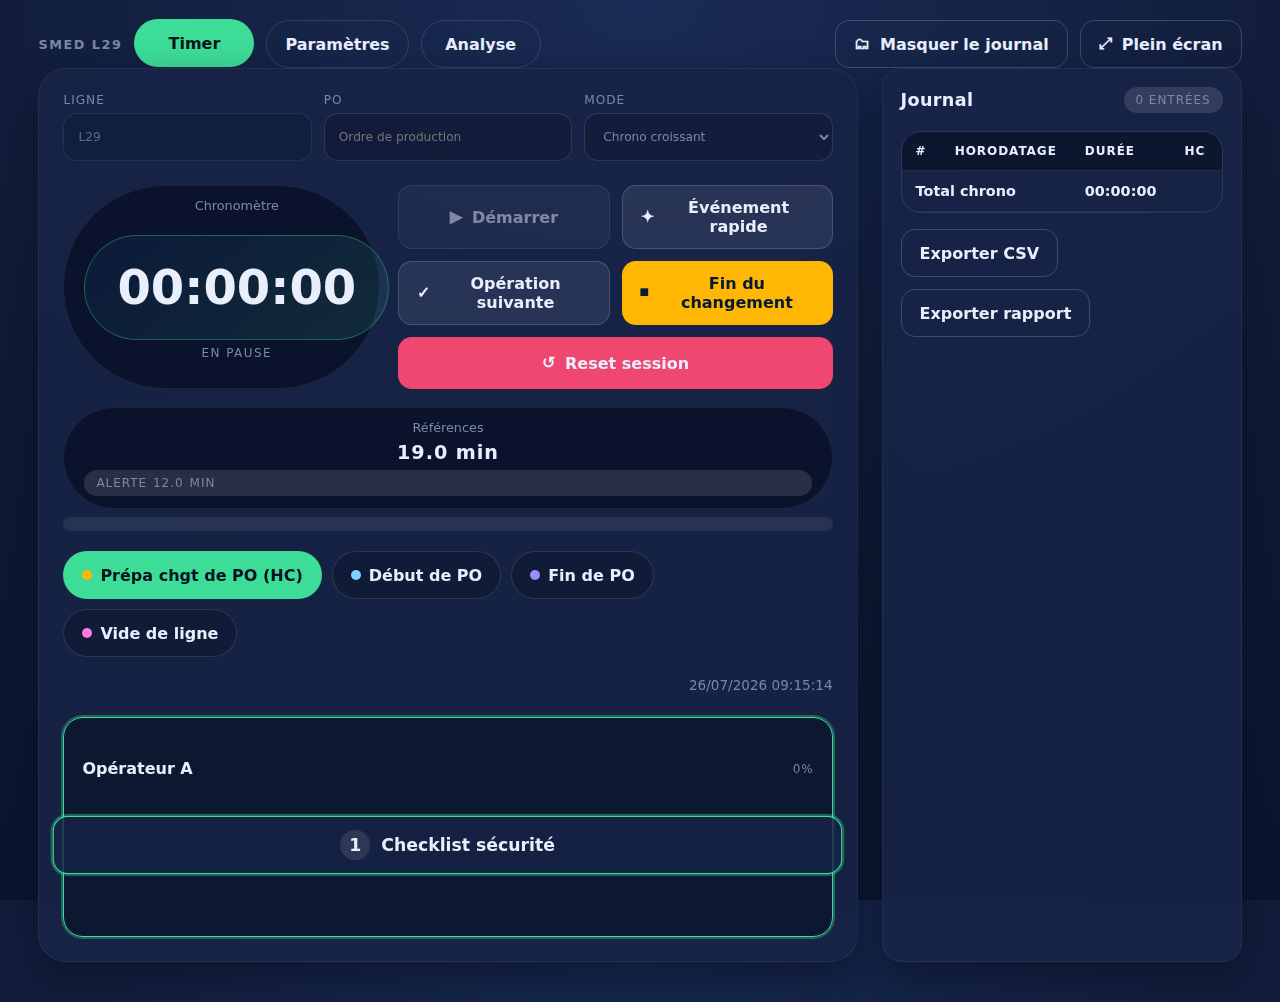
<file: V04.html>
<!DOCTYPE html>
<html lang="fr">
<head>
<meta charset="utf-8" />
<meta name="viewport" content="width=device-width, initial-scale=1" />
<title>SMED L29 – Suivi changement de PO</title>
<style>
:root {
  --bg:#0f1a34;
  --panel:#172447;
  --fg:#e8eefc;
  --accent:#3ddc97;
  --warn:#ffb703;
  --danger:#ef476f;
  --muted:#7b87a6;
  --shadow:0 20px 40px rgba(7,14,33,.55);
  --radius-xl:28px;
  --radius-lg:20px;
  --radius:14px;
  --radius-sm:10px;
  --focus:0 0 0 3px rgba(61,220,151,.35);
  color-scheme:dark;
}
* { box-sizing:border-box; }
html,body { height:100%; }
body {
  margin:0;
  font-family:"Inter", "Segoe UI", system-ui, -apple-system, sans-serif;
  background:radial-gradient(140% 140% at 50% 0%,#1a2b55 0%,#0f1a34 45%,#09112a 100%);
  color:var(--fg);
}
button,input,select,textarea { font:inherit; color:inherit; }
button:focus-visible, input:focus-visible, select:focus-visible, textarea:focus-visible, a:focus-visible {
  outline:3px solid var(--accent);
  outline-offset:2px;
}
.app {
  min-height:100%;
  display:grid;
  grid-template-rows:auto 1fr;
}
header {
  padding:20px clamp(16px,3vw,40px) 0;
}
.top-nav {
  display:flex;
  flex-wrap:wrap;
  align-items:center;
  justify-content:space-between;
  gap:12px;
}
.header-actions {
  display:flex;
  flex-wrap:wrap;
  align-items:center;
  gap:12px;
  margin-left:auto;
}
.brand {
  font-weight:700;
  letter-spacing:0.12em;
  text-transform:uppercase;
  color:var(--muted);
  font-size:0.8rem;
}
.nav-tabs {
  display:flex;
  gap:12px;
}
.nav-tabs button {
  background:transparent;
  border:1px solid rgba(255,255,255,.12);
  color:var(--fg);
  border-radius:999px;
  padding:10px 18px;
  cursor:pointer;
  transition:background .2s ease, transform .2s ease, border-color .2s ease;
  min-width:120px;
}
.nav-tabs button.active {
  background:var(--accent);
  color:#021221;
  border-color:transparent;
  transform:translateY(-1px);
}
main {
  padding:0 clamp(16px,3vw,40px) 40px;
  display:grid;
}
.page {
  display:none;
}
.page.active {
  display:grid;
  gap:24px;
}
.timer-grid {
  display:grid;
  gap:24px;
}
@media (min-width:1200px) {
  .timer-grid {
    grid-template-columns: minmax(0,1fr) 360px;
  }
}
body.journal-hidden #journalAside {
  display:none;
}
body.journal-hidden .timer-grid {
  grid-template-columns:1fr !important;
}
.panel {
  background:rgba(23,36,71,.86);
  border:1px solid rgba(255,255,255,.06);
  border-radius:var(--radius-xl);
  padding:24px;
  box-shadow:var(--shadow);
  backdrop-filter:blur(16px);
}
.panel.compact { padding:18px; border-radius:var(--radius-lg); }
.panel-title {
  display:flex;
  justify-content:space-between;
  align-items:center;
  gap:16px;
  margin-bottom:18px;
}
.panel-title h2 {
  margin:0;
  font-size:1.1rem;
  letter-spacing:.02em;
}
.grid-two {
  display:grid;
  gap:16px;
}
@media (min-width:840px) {
  .grid-two {
    grid-template-columns:repeat(2,minmax(0,1fr));
  }
}
.id-row {
  display:grid;
  gap:12px;
  grid-template-columns:repeat(auto-fit,minmax(180px,1fr));
}
.field label {
  display:grid;
  gap:6px;
  font-size:0.76rem;
  text-transform:uppercase;
  letter-spacing:0.08em;
  color:var(--muted);
}
.field input, .field select {
  border-radius:var(--radius);
  border:1px solid rgba(255,255,255,.12);
  background:rgba(15,26,52,.65);
  padding:12px 14px;
  min-height:48px;
}
.field input[readonly] {
  opacity:.7;
}
.timer-shell {
  display:grid;
  gap:24px;
}
.timer-top {
  display:grid;
  gap:20px;
}
.timer-bar {
  display:flex;
  flex-wrap:wrap;
  align-items:stretch;
  justify-content:center;
  gap:18px;
}
.timer-bar > * {
  flex:1 1 260px;
}
.main-actions {
  display:flex;
  flex:2 1 320px;
  gap:12px;
  flex-wrap:wrap;
  justify-content:center;
  align-items:stretch;
}
.main-actions button {
  flex:1 1 160px;
  min-height:52px;
}
@media (max-width:1279px) {
  .main-actions {
    flex-direction:column;
    align-items:stretch;
  }
  .main-actions button {
    width:100%;
  }
}
@media (max-width:900px) {
  .timer-bar > * {
    flex:1 1 100%;
  }
}
.round-pill {
  background:rgba(9,18,40,.85);
  border:1px solid rgba(255,255,255,.08);
  border-radius:999px;
  padding:12px 20px;
  display:grid;
  gap:6px;
  text-align:center;
  min-width:220px;
}
.round-pill strong {
  font-size:1.2rem;
  letter-spacing:.05em;
}
#display {
  font-variant-numeric:tabular-nums;
  font-size:3rem;
  line-height:1;
  font-weight:700;
  display:flex;
  align-items:center;
  justify-content:center;
  gap:16px;
  border-radius:999px;
  background:linear-gradient(140deg,rgba(13,28,61,.8),rgba(61,220,151,.12));
  border:1px solid rgba(61,220,151,.35);
  padding:20px 32px;
}
#display small {
  font-size:0.8rem;
  color:var(--muted);
}
.main-actions {
  display:flex;
  flex-wrap:wrap;
  justify-content:center;
  gap:12px;
}
button.primary {
  background:var(--accent);
  color:#021221;
  font-weight:700;
}
button.secondary {
  background:rgba(255,255,255,.08);
  border:1px solid rgba(255,255,255,.16);
  color:var(--fg);
}
button.danger { background:var(--danger); border-color:transparent; }
button.warn { background:var(--warn); border-color:transparent; color:#051933; }
button.ghost { background:transparent; border:1px solid rgba(255,255,255,.18); }
button {
  border-radius:var(--radius);
  border:none;
  padding:12px 18px;
  font-weight:600;
  cursor:pointer;
  min-height:48px;
  display:inline-flex;
  align-items:center;
  justify-content:center;
  gap:10px;
  transition:transform .2s ease, background .2s ease;
}
button:disabled {
  cursor:not-allowed;
  opacity:.5;
  transform:none !important;
}
button:not(:disabled):active { transform:translateY(1px); }
.icon { font-family:"Fira Code", monospace; font-size:1rem; }
.progress-bar {
  width:100%;
  height:14px;
  background:rgba(255,255,255,.08);
  border-radius:999px;
  overflow:hidden;
}
.progress-value {
  width:0%;
  height:100%;
  background:var(--accent);
  transition:width .2s ease, background .2s ease;
}
#state { text-transform:uppercase; letter-spacing:0.12em; font-size:0.75rem; color:var(--muted); text-align:center; }
#now { font-variant-numeric:tabular-nums; font-size:0.85rem; color:var(--muted); text-align:right; }
.badge {
  border-radius:999px;
  padding:6px 12px;
  font-size:0.75rem;
  letter-spacing:0.08em;
  text-transform:uppercase;
  background:rgba(255,255,255,.12);
  color:var(--muted);
  display:inline-flex;
  align-items:center;
  gap:6px;
}
.badge.hc { background:rgba(255,255,255,.08); color:var(--warn); border:1px solid rgba(255,183,3,.4); }
#progress { margin-top:-12px; }
.phase-chips {
  display:flex;
  flex-wrap:wrap;
  gap:10px;
}
.phase-chip {
  background:rgba(15,26,52,.8);
  border:1px solid rgba(255,255,255,.12);
  color:var(--fg);
  padding:10px 18px;
  border-radius:999px;
  cursor:pointer;
  min-height:48px;
  display:flex;
  align-items:center;
  gap:8px;
  transition:transform .2s ease, border-color .2s ease, background .2s ease;
}
.phase-chip.active {
  background:var(--accent);
  color:#021221;
  border-color:transparent;
}
.phase-chip .dot {
  width:10px;
  height:10px;
  border-radius:999px;
  background:rgba(255,255,255,.3);
}
.phase-chip[data-phase="Prépa chgt de PO"] .dot { background:var(--warn); }
.phase-chip[data-phase="Début de PO"] .dot { background:#7ad3ff; }
.phase-chip[data-phase="Fin de PO"] .dot { background:#9b8dff; }
.phase-chip[data-phase="Vide de ligne"] .dot { background:#ff7ad9; }
.ops-columns {
  display:grid;
  gap:16px;
}
@media (min-width:960px) {
  .ops-columns {
    grid-template-columns:repeat(auto-fit,minmax(200px,1fr));
  }
}
.operator-card {
  background:rgba(9,18,40,.7);
  border:1px solid rgba(255,255,255,.08);
  border-radius:var(--radius-lg);
  padding:18px;
  display:grid;
  gap:16px;
  min-height:220px;
}
.operator-card.focused {
  border-color:var(--accent);
  box-shadow:0 0 0 2px rgba(61,220,151,.35);
}
.operator-header {
  display:flex;
  justify-content:space-between;
  align-items:center;
  gap:8px;
}
.operator-header h3 {
  margin:0;
  font-size:1rem;
}
.operator-header .progress-text { font-size:0.75rem; letter-spacing:0.08em; color:var(--muted); }
.op-list {
  display:flex;
  flex-direction:column;
  gap:10px;
}
.op-pill {
  display:flex;
  align-items:center;
  gap:10px;
  padding:12px 14px;
  border-radius:var(--radius);
  border:1px solid rgba(255,255,255,.08);
  background:rgba(23,36,71,.8);
  cursor:pointer;
  position:relative;
  min-height:48px;
  transition:transform .2s ease, background .2s ease, border-color .2s ease;
}
.op-pill .index {
  width:28px;
  height:28px;
  border-radius:999px;
  background:rgba(255,255,255,.1);
  display:flex;
  align-items:center;
  justify-content:center;
  font-weight:600;
}
.op-pill.current {
  border-color:var(--accent);
  outline:2px solid rgba(61,220,151,.35);
  transform:scale(1.08);
}
.op-pill.done {
  background:rgba(61,220,151,.15);
  border-color:rgba(61,220,151,.6);
  transform:scale(0.84);
  color:var(--accent);
}
.op-pill.done .index { background:rgba(61,220,151,.45); color:#021221; }
.op-pill.done .check { display:inline; }
.check { display:none; font-weight:700; }
.log-table-wrapper {
  max-height:420px;
  overflow:auto;
  border-radius:var(--radius-lg);
  border:1px solid rgba(255,255,255,.1);
}
table { width:100%; border-collapse:collapse; font-size:0.9rem; }
th,td {
  padding:12px 14px;
  border-bottom:1px solid rgba(255,255,255,.05);
}
th {
  position:sticky;
  top:0;
  background:rgba(12,22,46,.95);
  text-align:left;
  font-size:0.75rem;
  letter-spacing:0.08em;
  text-transform:uppercase;
}
tbody tr:hover { background:rgba(255,255,255,.04); }
td.note-cell {
  min-width:200px;
}
td.note-cell[contenteditable="true"] {
  outline:none;
}
tfoot td { font-weight:700; }
.label-muted { color:var(--muted); font-size:0.8rem; }
.actions-row {
  display:flex;
  flex-wrap:wrap;
  gap:12px;
}
#fullscreen {
  justify-self:flex-end;
}
.chip-row {
  display:flex;
  gap:10px;
  flex-wrap:wrap;
}
.chip {
  padding:10px 16px;
  border-radius:999px;
  border:1px solid rgba(255,255,255,.1);
  background:rgba(255,255,255,.06);
  cursor:pointer;
}
.chip.active {
  background:var(--accent);
  color:#021221;
  border-color:transparent;
}
.toast-container {
  position:fixed;
  bottom:24px;
  right:24px;
  display:grid;
  gap:12px;
  z-index:2000;
}
.toast {
  background:rgba(15,26,52,.92);
  border:1px solid rgba(61,220,151,.35);
  border-radius:var(--radius);
  padding:12px 16px;
  min-width:220px;
  box-shadow:var(--shadow);
  display:flex;
  align-items:center;
  gap:12px;
}
.toast .icon { color:var(--accent); }
.tag { padding:4px 10px; border-radius:999px; background:rgba(255,255,255,.1); font-size:0.7rem; letter-spacing:0.08em; }
/* Parameters */
.section-group { display:grid; gap:20px; }
.general-panel { display:grid; gap:20px; }
.general-settings-bar {
  display:flex;
  flex-wrap:wrap;
  gap:16px;
  align-items:stretch;
}
.param-tile {
  background:rgba(15,26,52,.78);
  border:1px solid rgba(255,255,255,.08);
  border-radius:var(--radius-lg);
  padding:18px;
  display:grid;
  gap:12px;
  min-width:220px;
  flex:1 1 240px;
}
.param-tile h3 {
  margin:0;
  font-size:0.85rem;
  text-transform:uppercase;
  letter-spacing:0.08em;
  color:var(--muted);
}
.general-actions {
  margin-left:auto;
  display:flex;
  flex-direction:column;
  gap:12px;
  align-self:stretch;
  justify-content:flex-end;
}
.events-panel { display:grid; gap:16px; }
.event-form {
  display:flex;
  flex-wrap:wrap;
  gap:12px;
  align-items:flex-end;
}
.event-form .field { flex:1 1 240px; }
.event-form button { align-self:flex-end; min-height:48px; }
.events-list {
  list-style:none;
  margin:0;
  padding:0;
  display:grid;
  gap:10px;
}
.events-list li {
  display:flex;
  align-items:center;
  justify-content:space-between;
  gap:12px;
  background:rgba(9,18,40,.6);
  border:1px solid rgba(255,255,255,.08);
  border-radius:var(--radius);
  padding:10px 14px;
}
.events-list li span { flex:1; }
.events-list li button {
  border:1px solid rgba(255,255,255,.12);
  border-radius:999px;
  padding:6px 12px;
  background:rgba(255,255,255,.06);
  cursor:pointer;
}
.events-list li button:hover { border-color:var(--danger); color:var(--danger); }
.events-list .empty { color:var(--muted); font-style:italic; }
.phases-panel {
  display:grid;
  gap:24px;
}
@media (max-width:900px) {
  .general-actions {
    width:100%;
    flex-direction:row;
    justify-content:flex-end;
  }
  .general-actions button {
    flex:1 1 auto;
  }
}
.switch-row { display:flex; align-items:center; gap:12px; }
.switch-row input[type="checkbox"] { width:50px; height:26px; border-radius:999px; appearance:none; background:rgba(255,255,255,.08); position:relative; cursor:pointer; }
.switch-row input[type="checkbox"]::after {
  content:"";
  position:absolute;
  top:3px; left:3px;
  width:20px; height:20px;
  border-radius:999px;
  background:#fff;
  transition:transform .2s ease;
}
.switch-row input[type="checkbox"]:checked { background:var(--accent); }
.switch-row input[type="checkbox"]:checked::after { transform:translateX(24px); background:#021221; }
.phase-table-wrapper {
  border:1px solid rgba(255,255,255,.08);
  border-radius:var(--radius-lg);
  overflow:auto;
  max-height:360px;
}
.param-table { width:100%; border-collapse:separate; border-spacing:0; min-width:520px; }
.param-table thead th {
  position:sticky;
  top:0;
  background:rgba(12,22,46,.95);
  text-align:left;
  z-index:1;
}
.param-table tbody tr { background:rgba(9,18,40,.6); }
.param-table td { border-bottom:1px solid rgba(255,255,255,.05); padding:10px 12px; }
.param-table tbody tr.dragging { opacity:.4; }
.row-tools { display:flex; gap:8px; }
.batch-actions { display:flex; flex-wrap:wrap; gap:10px; }
.import-group { display:flex; flex-wrap:wrap; gap:12px; align-items:center; }
textarea { background:rgba(15,26,52,.8); border:1px solid rgba(255,255,255,.12); border-radius:var(--radius); padding:12px; min-height:110px; }
summary { cursor:pointer; }
/* Analysis */
.analysis-grid { display:grid; gap:20px; }
@media (min-width:1280px) {
  .analysis-grid { grid-template-columns:400px minmax(0,1fr); }
}
.kpi-grid { display:grid; gap:12px; grid-template-columns:repeat(auto-fit,minmax(180px,1fr)); }
.kpi-card { background:rgba(9,18,40,.7); border-radius:var(--radius-lg); padding:16px; border:1px solid rgba(255,255,255,.08); display:grid; gap:6px; }
.kpi-card strong { font-size:1.3rem; font-variant-numeric:tabular-nums; }
.bar-chart { display:grid; gap:14px; }
.bar-row { display:grid; gap:6px; }
.bar-row .label { font-size:0.85rem; color:var(--muted); display:flex; justify-content:space-between; }
.bar-row .bar {
  height:12px;
  border-radius:999px;
  background:rgba(255,255,255,.08);
  overflow:hidden;
}
.bar-row .fill {
  height:100%;
  background:var(--accent);
  transition:width .3s ease;
}
.list-card { display:grid; gap:12px; }
.list-card ol, .list-card ul { margin:0; padding-left:20px; display:grid; gap:8px; }
.list-card li { font-size:0.9rem; }
.bad { color:var(--danger); }
.notice { padding:14px 16px; background:rgba(255,255,255,.08); border-radius:var(--radius); }
.quick-event-menu {
  position:absolute;
  background:rgba(15,26,52,.95);
  border:1px solid rgba(255,255,255,.12);
  border-radius:var(--radius);
  padding:8px;
  display:grid;
  gap:6px;
  min-width:220px;
  z-index:3000;
  box-shadow:var(--shadow);
}
.quick-event-menu button {
  background:transparent;
  border:1px solid rgba(255,255,255,.12);
  border-radius:var(--radius);
  padding:8px 10px;
  color:var(--fg);
  text-align:left;
  cursor:pointer;
}
.quick-event-menu button:hover,
.quick-event-menu button:focus-visible {
  border-color:var(--accent);
  color:var(--accent);
}
@media print {
  body { background:#fff; color:#000; }
  .app { display:block; }
  header, .nav-tabs, #fullscreen, .toast-container { display:none !important; }
  main { padding:0; }
  .panel { background:#fff !important; border:1px solid #ccc; box-shadow:none; }
  .page { display:block !IMPORTANT; }
  .ops-columns, .kpi-grid, .bar-chart { page-break-inside:avoid; }
}
</style>
</head>
<body>
<div class="app">
  <header>
    <div class="top-nav">
      <div class="brand">SMED L29</div>
      <div class="nav-tabs" role="tablist">
        <button type="button" data-target="timerPage" class="active" aria-controls="timerPage" aria-selected="true">Timer</button>
        <button type="button" data-target="paramsPage" aria-controls="paramsPage" aria-selected="false">Paramètres</button>
        <button type="button" data-target="analysisPage" aria-controls="analysisPage" aria-selected="false">Analyse</button>
      </div>
      <div class="header-actions">
        <button id="toggleJournal" class="ghost" type="button" aria-pressed="false" title="Afficher/Masquer Journal"><span class="icon">🗂</span>Masquer le journal</button>
        <button id="fullscreen" class="ghost" type="button" aria-label="Plein écran"><span class="icon">⤢</span>Plein écran</button>
      </div>
    </div>
  </header>
  <main>
    <section id="timerPage" class="page active" aria-labelledby="Timer">
      <div class="timer-grid">
        <div class="panel">
          <div class="timer-shell">
            <div class="id-row">
              <div class="field"><label>Ligne<input type="text" value="L29" readonly></label></div>
              <div class="field"><label>PO<input id="po" type="text" placeholder="Ordre de production"></label></div>
              <div class="field"><label>Mode<select id="mode"><option value="up">Chrono croissant</option><option value="down">Chrono décroissant</option></select></label></div>
            </div>
            <div class="timer-top">
              <div class="timer-bar">
                <div class="round-pill">
                  <span class="label-muted">Chronomètre</span>
                  <div id="display">00:00:00</div>
                  <div id="state">Prêt</div>
                </div>
                <div class="main-actions">
                  <button id="startPause" class="primary" type="button"><span class="icon">▶</span>Démarrer</button>
                  <button id="lap" class="secondary" type="button"><span class="icon">✦</span>Événement rapide</button>
                  <button id="markOp" class="secondary" type="button"><span class="icon">✓</span>Opération suivante</button>
                  <button id="end" class="warn" type="button"><span class="icon">■</span>Fin du changement</button>
                  <button id="reset" class="danger" type="button"><span class="icon">↺</span>Reset session</button>
                </div>
                <div class="round-pill">
                  <div class="label-muted">Références</div>
                  <strong><span id="targetMin">0</span> min</strong>
                  <span class="badge">Alerte <span id="warnMin">0</span> min</span>
                </div>
              </div>
              <div class="progress-bar" id="progress" aria-hidden="true"><div class="progress-value"></div></div>
              <div class="chip-row" id="phaseChips" role="tablist"></div>
              <div class="label-muted" id="now"></div>
            </div>
            <div class="ops-columns" id="opsPhaseChips"></div>
          </div>
        </div>
        <aside id="journalAside" class="panel compact">
          <div class="panel-title">
            <h2>Journal</h2>
            <div class="badge" id="logCount">0 entrées</div>
          </div>
          <div class="log-table-wrapper" role="region" aria-live="polite">
            <table>
              <thead>
                <tr>
                  <th>#</th>
                  <th>Horodatage</th>
                  <th>Durée</th>
                  <th>HC</th>
                  <th>Phase</th>
                  <th>Opérateur</th>
                  <th>Libellé</th>
                  <th>Note</th>
                </tr>
              </thead>
              <tbody id="logTable"></tbody>
              <tfoot>
                <tr>
                  <td colspan="2">Total chrono</td>
                  <td id="totalCell">00:00:00</td>
                  <td colspan="5"></td>
                </tr>
              </tfoot>
            </table>
          </div>
          <div class="actions-row" style="margin-top:16px;">
            <button id="exportCsv" class="ghost" type="button">Exporter CSV</button>
            <button id="exportHtml" class="ghost" type="button">Exporter rapport</button>
          </div>
        </aside>
      </div>
    </section>
    <section id="paramsPage" class="page" aria-labelledby="Paramètres">
      <div class="panel general-panel">
        <div class="panel-title"><h2>Paramètres généraux</h2><div class="badge">Auto-save actif</div></div>
        <div class="general-settings-bar">
          <div class="param-tile">
            <h3>Opérateurs</h3>
            <div class="field"><label>Opérateur 1<input type="text" id="op1"></label></div>
            <div class="field"><label>Opérateur 2<input type="text" id="op2"></label></div>
            <div class="field"><label>Opérateur 3<input type="text" id="op3"></label></div>
          </div>
          <div class="param-tile">
            <h3>Assignations</h3>
            <div class="field"><label>Opérateur par défaut<select id="defaultOperator"></select></label></div>
            <div class="switch-row"><input id="multiView" type="checkbox"><label for="multiView">Vue multi-opérateurs</label></div>
          </div>
          <div class="param-tile">
            <h3>Alerte</h3>
            <div class="field"><label>Alerte (min)<input type="number" step="0.5" id="alertInput"></label></div>
            <button id="suggestAlert" type="button" class="ghost">Suggérer 85 %</button>
          </div>
          <div class="general-actions">
            <button id="saveParams" class="primary" type="button">Sauvegarder</button>
            <button id="resetParams" class="danger" type="button">Réinitialiser</button>
          </div>
        </div>
      </div>
      <div class="panel compact events-panel">
        <div class="panel-title"><h2>Évènements prédéfinis</h2><span class="label-muted">Utilisés par l'événement rapide</span></div>
        <form id="eventForm" class="event-form">
          <div class="field">
            <label>Nouvel événement<input type="text" id="eventInput" placeholder="Libellé d'événement"></label>
          </div>
          <button type="submit" class="ghost">Ajouter</button>
        </form>
        <ul id="eventsList" class="events-list"></ul>
      </div>
      <div class="panel compact phases-panel">
        <div class="panel-title"><h2>Phases et opérations</h2><span class="label-muted">Glisser-déposer pour réordonner</span></div>
        <div id="phaseTables"></div>
      </div>
    </section>
    <section id="analysisPage" class="page" aria-labelledby="Analyse">
      <div class="panel">
        <div class="panel-title"><h2>Analyse</h2><button id="refreshAnalysis" class="ghost" type="button">Rafraîchir</button></div>
        <div class="analysis-grid">
          <div class="panel compact list-card">
            <div class="kpi-grid" id="kpiGrid"></div>
            <div class="list-card">
              <h3>Top contributeurs à l'écart</h3>
              <ol id="topContrib"></ol>
            </div>
            <div class="list-card">
              <h3>Top opérations longues</h3>
              <ol id="topOps"></ol>
            </div>
            <div class="list-card">
              <h3>Perturbateurs fréquents</h3>
              <ul id="perturbateurs"></ul>
            </div>
          </div>
          <div class="panel compact list-card">
            <div class="panel-title"><h3>Répartition par phases</h3><span id="phaseDistributionTarget" class="label-muted"></span></div>
            <div class="bar-chart" id="phaseDistribution"></div>
            <div class="panel-title"><h3>Répartition par opérateurs</h3><span id="operatorDistributionTarget" class="label-muted"></span></div>
            <div class="bar-chart" id="operatorDistribution"></div>
            <div class="panel-title"><h3>Prépa (HC)</h3><span class="label-muted">Checklist & notes</span></div>
            <div class="notice" id="prepaSummary"></div>
          </div>
        </div>
      </div>
    </section>
  </main>
</div>
<div class="toast-container" id="toastContainer" aria-live="polite"></div>
<script>
(() => {
  const STORAGE_KEY = 'smed_timer_v3';
  const SCHEMA_VERSION = 4;
  const phasesList = ['Prépa chgt de PO','Début de PO','Fin de PO','Vide de ligne'];
  const timedPhases = ['Début de PO','Fin de PO','Vide de ligne'];
  const DEFAULT_STATE = () => ({
    schema_version: SCHEMA_VERSION,
    site: '',
    line: 'L29',
    po: '',
    mode: 'up',
    operators: ['Opérateur A','', ''],
    defaultOperatorIndex: 0,
    multiView: true,
    events: [],
    phases: {
      'Prépa chgt de PO': [
        { name: 'Checklist sécurité', targetMin: 3, operatorIndex: 0 }
      ],
      'Début de PO': [
        { name: 'Arrêt ligne', targetMin: 4, operatorIndex: 0 },
        { name: 'Changement outillage', targetMin: 6, operatorIndex: 0 }
      ],
      'Fin de PO': [
        { name: 'Redémarrage', targetMin: 5, operatorIndex: 0 }
      ],
      'Vide de ligne': [
        { name: 'Nettoyage final', targetMin: 4, operatorIndex: 0 }
      ]
    },
    alertMin: 12,
    elapsedMs: 0,
    prepaElapsedMs: 0,
    paused: true,
    activePhase: 'Prépa chgt de PO',
    marks: [],
    sessionStart: Date.now(),
    runningSince: null,
    sessionElapsedMs: 0,
    completedOpsByOp: {},
    multiViewOverride: null
  });

  const els = {
    pages: document.querySelectorAll('.page'),
    navButtons: document.querySelectorAll('.nav-tabs button'),
    display: document.getElementById('display'),
    startPause: document.getElementById('startPause'),
    lap: document.getElementById('lap'),
    markOp: document.getElementById('markOp'),
    end: document.getElementById('end'),
    reset: document.getElementById('reset'),
    state: document.getElementById('state'),
    progress: document.getElementById('progress').querySelector('.progress-value'),
    targetMin: document.getElementById('targetMin'),
    warnMin: document.getElementById('warnMin'),
    mode: document.getElementById('mode'),
    po: document.getElementById('po'),
    now: document.getElementById('now'),
    logTable: document.getElementById('logTable'),
    totalCell: document.getElementById('totalCell'),
    exportCsv: document.getElementById('exportCsv'),
    exportHtml: document.getElementById('exportHtml'),
    fullscreen: document.getElementById('fullscreen'),
    toggleJournal: document.getElementById('toggleJournal'),
    phaseChips: document.getElementById('phaseChips'),
    opsPhaseChips: document.getElementById('opsPhaseChips'),
    saveParams: document.getElementById('saveParams'),
    resetParams: document.getElementById('resetParams'),
    refreshAnalysis: document.getElementById('refreshAnalysis'),
    logCount: document.getElementById('logCount'),
    toastContainer: document.getElementById('toastContainer'),
    alertInput: document.getElementById('alertInput'),
    suggestAlert: document.getElementById('suggestAlert'),
    defaultOperator: document.getElementById('defaultOperator'),
    opInputs: [document.getElementById('op1'), document.getElementById('op2'), document.getElementById('op3')],
    multiView: document.getElementById('multiView'),
    phaseTables: document.getElementById('phaseTables'),
    kpiGrid: document.getElementById('kpiGrid'),
    topContrib: document.getElementById('topContrib'),
    topOps: document.getElementById('topOps'),
    perturbateurs: document.getElementById('perturbateurs'),
    phaseDistribution: document.getElementById('phaseDistribution'),
    operatorDistribution: document.getElementById('operatorDistribution'),
    phaseDistributionTarget: document.getElementById('phaseDistributionTarget'),
    operatorDistributionTarget: document.getElementById('operatorDistributionTarget'),
    prepaSummary: document.getElementById('prepaSummary'),
    progressContainer: document.getElementById('progress'),
    eventForm: document.getElementById('eventForm'),
    eventInput: document.getElementById('eventInput'),
    eventsList: document.getElementById('eventsList')
  };

  let state = migrate(loadState());
  const runtime = {
    activePage: 'timerPage',
    animationFrame: null,
    lastTick: performance.now(),
    focusedOperator: state.defaultOperatorIndex || 0,
    journalHidden: false,
    analysisTimeout: null,
    shouldScrollToCurrent: false,
    quickEventMenu: null
  };

  function loadState() {
    try {
      const raw = localStorage.getItem(STORAGE_KEY);
      if (!raw) return DEFAULT_STATE();
      return JSON.parse(raw);
    } catch (err) {
      console.error('Erreur de chargement, réinitialisation', err);
      return DEFAULT_STATE();
    }
  }

  function migrate(data) {
    const merged = Object.assign(DEFAULT_STATE(), data || {});
    merged.schema_version = SCHEMA_VERSION;
    merged.line = 'L29';
    merged.phases = merged.phases || DEFAULT_STATE().phases;
    merged.operators = merged.operators || ['', '', ''];
    while (merged.operators.length < 3) merged.operators.push('');
    merged.defaultOperatorIndex = typeof merged.defaultOperatorIndex === 'number' ? merged.defaultOperatorIndex : 0;
    merged.alertMin = Number.isFinite(merged.alertMin) ? merged.alertMin : 0;
    merged.marks = Array.isArray(merged.marks) ? merged.marks : [];
    merged.completedOpsByOp = merged.completedOpsByOp || {};
    merged.events = Array.isArray(merged.events)
      ? merged.events.map(label => typeof label === 'string' ? label.trim() : '').filter(label => label)
      : [];
    Object.keys(merged.completedOpsByOp).forEach(op => {
      const phases = merged.completedOpsByOp[op];
      Object.keys(phases).forEach(ph => {
        if (Array.isArray(phases[ph])) phases[ph] = new Set(phases[ph]);
        else if (!(phases[ph] instanceof Set)) phases[ph] = new Set(Object.values(phases[ph] || {}));
      });
    });
    merged.marks = merged.marks.map(m => ({
      t: m.t ?? 0,
      phase: m.phase || merged.activePhase || 'Prépa chgt de PO',
      operator: m.operator || undefined,
      label: m.label || '',
      kind: m.kind || 'event',
      note: m.note || '',
      hc: !!m.hc,
      durationMs: m.durationMs || 0
    }));
    if (!Number.isFinite(merged.elapsedMs)) merged.elapsedMs = 0;
    if (!Number.isFinite(merged.prepaElapsedMs)) merged.prepaElapsedMs = 0;
    if (!Number.isFinite(merged.sessionElapsedMs)) merged.sessionElapsedMs = 0;
    if (!merged.sessionStart) merged.sessionStart = Date.now();
    if (!('paused' in merged)) merged.paused = true;
    if (!merged.activePhase || !phasesList.includes(merged.activePhase)) merged.activePhase = 'Prépa chgt de PO';
    merged.multiView = merged.multiView ?? true;
    return merged;
  }

  function serializeState() {
    const copy = JSON.parse(JSON.stringify(state));
    copy.completedOpsByOp = {};
    Object.keys(state.completedOpsByOp).forEach(op => {
      copy.completedOpsByOp[op] = {};
      Object.keys(state.completedOpsByOp[op]).forEach(ph => {
        copy.completedOpsByOp[op][ph] = Array.from(state.completedOpsByOp[op][ph]);
      });
    });
    return copy;
  }

  function saveState(showToastFlag = false) {
    try {
      localStorage.setItem(STORAGE_KEY, JSON.stringify(serializeState()));
      if (showToastFlag) showToast('Paramètres enregistrés ✓');
    } catch (err) {
      console.error(err);
    }
  }

  function resetState() {
    state = DEFAULT_STATE();
    saveState();
    refreshAll();
    showToast('Réinitialisation effectuée');
  }

  function showToast(message, variant = 'success') {
    const toast = document.createElement('div');
    toast.className = 'toast';
    toast.innerHTML = `<span class="icon">${variant === 'success' ? '✔' : variant === 'error' ? '⚠' : 'ℹ'}</span><span>${message}</span>`;
    els.toastContainer.appendChild(toast);
    setTimeout(() => {
      toast.style.opacity = '0';
      toast.style.transform = 'translateY(10px)';
    }, 20);
    setTimeout(() => toast.remove(), 4200);
  }

  function formatDuration(ms, showMillis = false) {
    const total = Math.max(0, Math.floor(ms / 1000));
    const h = String(Math.floor(total / 3600)).padStart(2,'0');
    const m = String(Math.floor((total % 3600) / 60)).padStart(2,'0');
    const s = String(total % 60).padStart(2,'0');
    if (!showMillis) return `${h}:${m}:${s}`;
    const cent = String(Math.floor((ms % 1000)/10)).padStart(2,'0');
    return `${h}:${m}:${s}.${cent}`;
  }

  function escapeHtml(value) {
    const entities = new Map([
      ['&', '&amp;'],
      ['<', '&lt;'],
      ['>', '&gt;'],
      ['"', '&quot;'],
      ['\'', '&#39;']
    ]);
    return String(value).replace(/[&<>"']/g, ch => entities.get(ch));
  }

  function targetMinutesForPhase(phase) {
    return (state.phases[phase] || []).reduce((sum, op) => sum + Number(op.targetMin || 0), 0);
  }
  function totalTargetMinutes() {
    return timedPhases.reduce((sum, phase) => sum + targetMinutesForPhase(phase), 0);
  }

  function updateTargets() {
    const target = totalTargetMinutes();
    els.targetMin.textContent = target.toFixed(1);
    els.warnMin.textContent = state.alertMin ? Number(state.alertMin).toFixed(1) : (target * 0.85).toFixed(1);
  }

  function ensureCompletedStructures() {
    for (let idx = 0; idx < state.operators.length; idx++) {
      const name = getCurrentOperatorName(idx);
      if (!state.completedOpsByOp[name]) state.completedOpsByOp[name] = {};
      phasesList.forEach(ph => {
        if (!(state.completedOpsByOp[name][ph] instanceof Set)) {
          state.completedOpsByOp[name][ph] = new Set(state.completedOpsByOp[name][ph] || []);
        }
      });
    }
  }

  function getCurrentOperatorName(index) {
    return state.operators[index] || `Opérateur ${index+1}`;
  }

  function renderPhaseChips() {
    els.phaseChips.innerHTML = '';
    phasesList.forEach(phase => {
      const btn = document.createElement('button');
      btn.type = 'button';
      btn.className = 'phase-chip' + (state.activePhase === phase ? ' active' : '');
      btn.dataset.phase = phase;
      btn.innerHTML = `<span class="dot"></span><span>${phase}${phase === 'Prépa chgt de PO' ? ' (HC)' : ''}</span>`;
      btn.addEventListener('click', () => {
        changePhase(phase);
      });
      els.phaseChips.appendChild(btn);
    });
  }

  function renderOperatorColumns() {
    ensureCompletedStructures();
    els.opsPhaseChips.innerHTML = '';
    if (!Number.isInteger(runtime.focusedOperator)) runtime.focusedOperator = state.defaultOperatorIndex;
    if (runtime.focusedOperator < 0 || runtime.focusedOperator >= state.operators.length) runtime.focusedOperator = state.defaultOperatorIndex;
    if (!state.multiView) runtime.focusedOperator = state.defaultOperatorIndex;
    if (!state.operators[runtime.focusedOperator] && runtime.focusedOperator !== state.defaultOperatorIndex) {
      runtime.focusedOperator = state.defaultOperatorIndex;
    }
    state.operators.forEach((op, idx) => {
      if (!state.multiView && idx !== state.defaultOperatorIndex) return;
      if (!op && idx !== state.defaultOperatorIndex) return;
      const card = document.createElement('div');
      card.className = 'operator-card';
      card.dataset.index = idx;
      if (idx === runtime.focusedOperator) card.classList.add('focused');
      card.addEventListener('click', event => {
        if (event.target.closest('.op-pill')) return;
        runtime.focusedOperator = idx;
        renderOperatorColumns();
      });
      const operatorName = getCurrentOperatorName(idx);
      const phaseOps = (state.phases[state.activePhase] || []).filter(operation => {
        const assignedIndex = typeof operation.operatorIndex === 'number' ? operation.operatorIndex : state.defaultOperatorIndex;
        return assignedIndex === idx;
      });
      const completedSetForPhase = state.completedOpsByOp[operatorName][state.activePhase];
      const completed = completedSetForPhase.size || 0;
      const pct = phaseOps.length ? Math.round((completed/phaseOps.length)*100) : 0;
      card.innerHTML = `<div class="operator-header"><h3>${escapeHtml(operatorName)}</h3><span class="progress-text">${pct}%</span></div>`;
      const list = document.createElement('div');
      list.className = 'op-list';
      let firstPending = true;
      phaseOps.forEach((operation, opIndex) => {
        const pill = document.createElement('button');
        pill.type = 'button';
        pill.className = 'op-pill';
        const completedSet = completedSetForPhase;
        const isDone = completedSet.has(operation.name);
        if (isDone) pill.classList.add('done');
        if (!isDone && firstPending) {
          pill.classList.add('current');
          firstPending = false;
        }
        pill.innerHTML = `<span class="index">${opIndex + 1}</span><span>${escapeHtml(operation.name)}</span><span class="check">✔</span>`;
        pill.addEventListener('click', () => validateOperation(idx, operation));
        list.appendChild(pill);
      });
      if (!phaseOps.length) {
        const empty = document.createElement('div');
        empty.className = 'label-muted';
        empty.textContent = 'Aucune opération';
        list.appendChild(empty);
      }
      card.appendChild(list);
      els.opsPhaseChips.appendChild(card);
    });
    if (runtime.shouldScrollToCurrent) {
      runtime.shouldScrollToCurrent = false;
      requestAnimationFrame(scrollCurrentOperationIntoView);
    }
  }

  function scrollCurrentOperationIntoView() {
    if (!els.opsPhaseChips) return;
    const selector = `.operator-card[data-index="${runtime.focusedOperator}"] .op-pill.current`;
    const target = els.opsPhaseChips.querySelector(selector) || els.opsPhaseChips.querySelector('.op-pill.current');
    if (target) {
      target.scrollIntoView({ block: 'center', behavior: 'smooth' });
    }
  }

  function validateOperation(operatorIndex, operation) {
    runtime.focusedOperator = operatorIndex;
    const operatorName = getCurrentOperatorName(operatorIndex);
    ensureCompletedStructures();
    const completedSet = state.completedOpsByOp[operatorName][state.activePhase];
    if (completedSet.has(operation.name)) return;
    const previousTime = state.marks.length ? state.marks[state.marks.length-1].t : 0;
    const nowElapsed = getSessionElapsed();
    const duration = Math.max(0, nowElapsed - previousTime);
    completedSet.add(operation.name);
    state.marks.push({
      t: nowElapsed,
      phase: state.activePhase,
      operator: operatorName,
      label: operation.name,
      kind: 'op',
      note: '',
      hc: state.activePhase === 'Prépa chgt de PO',
      durationMs: duration
    });
    saveState();
    runtime.shouldScrollToCurrent = true;
    renderOperatorColumns();
    renderLog();
    updateAnalysisDelayed();
  }

  function changePhase(phase) {
    if (!phasesList.includes(phase)) return;
    if (state.activePhase === phase) return;
    const previousPhase = state.activePhase;
    if (!state.paused && state.runningSince) {
      const now = Date.now();
      const delta = now - state.runningSince;
      state.sessionElapsedMs += delta;
      if (previousPhase === 'Prépa chgt de PO') {
        state.prepaElapsedMs += delta;
      } else {
        state.elapsedMs += delta;
      }
      state.runningSince = now;
    }
    state.activePhase = phase;
    if (phase === 'Prépa chgt de PO') {
      els.startPause.disabled = true;
      els.startPause.classList.remove('primary');
      els.startPause.classList.add('secondary');
      els.state.textContent = 'Phase hors chrono';
    } else {
      els.startPause.disabled = false;
      els.startPause.classList.add('primary');
      els.startPause.classList.remove('secondary');
    }
    state.marks.push({
      t: getSessionElapsed(),
      phase,
      label: `Changement de phase vers ${phase}`,
      kind: 'event',
      hc: phase === 'Prépa chgt de PO'
    });
    renderPhaseChips();
    renderOperatorColumns();
    renderLog();
    updateDisplay();
    saveState();
    updateAnalysisDelayed();
  }

  function getSessionElapsed() {
    return state.sessionElapsedMs + (!state.paused && state.runningSince ? Date.now() - state.runningSince : 0);
  }

  function toggleTimer() {
    if (state.activePhase === 'Prépa chgt de PO') {
      showToast('Phase hors chrono : démarrage indisponible', 'info');
      return;
    }
    state.paused = !state.paused;
    if (!state.paused) {
      state.runningSince = Date.now();
      runtime.lastTick = performance.now();
      state.marks.push({
        t: getSessionElapsed(),
        phase: state.activePhase,
        label: 'Chrono démarré',
        kind: 'start',
        hc: false
      });
      els.startPause.innerHTML = '<span class="icon">⏸</span>Pause';
      requestTick();
      showToast('Chrono démarré');
    } else {
      const now = Date.now();
      if (state.runningSince) {
        const delta = now - state.runningSince;
        state.sessionElapsedMs += delta;
        if (state.activePhase === 'Prépa chgt de PO') {
          state.prepaElapsedMs += delta;
        } else {
          state.elapsedMs += delta;
        }
      }
      state.runningSince = null;
      els.startPause.innerHTML = '<span class="icon">▶</span>Démarrer';
      state.marks.push({
        t: getSessionElapsed(),
        phase: state.activePhase,
        label: 'Chrono en pause',
        kind: 'pause',
        hc: false
      });
      showToast('Chrono en pause');
    }
    saveState();
    renderLog();
    updateDisplay();
  }

  function requestTick() {
    cancelAnimationFrame(runtime.animationFrame);
    runtime.animationFrame = requestAnimationFrame(tick);
  }

  function tick(now) {
    runtime.lastTick = now;
    if (!state.paused) {
      updateDisplay();
      runtime.animationFrame = requestAnimationFrame(tick);
    }
  }

  function updateDisplay() {
    const targetMs = totalTargetMinutes()*60000;
    const currentElapsed = computeElapsedMs();
    const base = state.mode === 'down' ? Math.max(0, targetMs - currentElapsed) : currentElapsed;
    els.display.textContent = formatDuration(base);
    const warnMs = Number(state.alertMin || (totalTargetMinutes()*0.85))*60000;
    const pct = targetMs ? Math.min(100, (currentElapsed/targetMs)*100) : 0;
    els.progress.style.width = `${Math.min(100, pct)}%`;
    els.progress.style.background = currentElapsed <= warnMs ? 'var(--accent)' : currentElapsed <= targetMs ? 'var(--warn)' : 'var(--danger)';
    els.state.textContent = state.paused ? 'En pause' : 'En cours';
    els.targetMin.textContent = totalTargetMinutes().toFixed(1);
    els.warnMin.textContent = Number(state.alertMin || (totalTargetMinutes()*0.85)).toFixed(1);
  }

  function computeElapsedMs() {
    if (!state.paused && state.runningSince && state.activePhase !== 'Prépa chgt de PO') {
      return state.elapsedMs + (Date.now() - state.runningSince);
    }
    return state.elapsedMs;
  }

  function addEvent(label, options = {}) {
    state.marks.push({
      t: getSessionElapsed(),
      phase: state.activePhase,
      operator: options.operator,
      label,
      kind: options.kind || 'event',
      note: options.note || '',
      hc: state.activePhase === 'Prépa chgt de PO',
      durationMs: 0
    });
    saveState();
    renderLog();
    updateAnalysisDelayed();
  }

  function openQuickEventMenu() {
    if (runtime.quickEventMenu) {
      closeQuickEventMenu();
      return;
    }
    const available = state.events.filter(label => label && label.trim());
    if (!available.length) {
      const manual = prompt("Libellé de l'événement :");
      if (manual && manual.trim()) addEvent(manual.trim());
      return;
    }
    const menu = document.createElement('div');
    menu.className = 'quick-event-menu';
    menu.setAttribute('role', 'menu');
    available.forEach(label => {
      const btn = document.createElement('button');
      btn.type = 'button';
      btn.textContent = label;
      btn.addEventListener('click', () => {
        addEvent(label);
        closeQuickEventMenu();
      });
      menu.appendChild(btn);
    });
    const custom = document.createElement('button');
    custom.type = 'button';
    custom.textContent = 'Autre…';
    custom.addEventListener('click', () => {
      const manual = prompt("Libellé de l'événement :");
      if (manual && manual.trim()) addEvent(manual.trim());
      closeQuickEventMenu();
    });
    menu.appendChild(custom);
    document.body.appendChild(menu);
    const rect = els.lap.getBoundingClientRect();
    menu.style.top = `${rect.bottom + window.scrollY + 8}px`;
    menu.style.left = `${rect.left + window.scrollX}px`;
    runtime.quickEventMenu = menu;
    document.addEventListener('click', handleQuickEventOutside, true);
    document.addEventListener('keydown', handleQuickEventKeydown);
    if (els.lap) els.lap.setAttribute('aria-expanded', 'true');
  }

  function closeQuickEventMenu() {
    if (!runtime.quickEventMenu) return;
    runtime.quickEventMenu.remove();
    runtime.quickEventMenu = null;
    document.removeEventListener('click', handleQuickEventOutside, true);
    document.removeEventListener('keydown', handleQuickEventKeydown);
    if (els.lap) els.lap.setAttribute('aria-expanded', 'false');
  }

  function handleQuickEventOutside(event) {
    if (!runtime.quickEventMenu) return;
    if (runtime.quickEventMenu.contains(event.target) || (els.lap && els.lap.contains(event.target))) return;
    closeQuickEventMenu();
  }

  function handleQuickEventKeydown(event) {
    if (event.key === 'Escape') {
      closeQuickEventMenu();
    }
  }

  function finishChange() {
    if (!state.marks.some(m => m.kind === 'end')) {
      addEvent('Fin du changement', { kind: 'end' });
      state.paused = true;
      if (state.runningSince) {
        const now = Date.now();
        const delta = now - state.runningSince;
        state.sessionElapsedMs += delta;
        if (state.activePhase === 'Prépa chgt de PO') {
          state.prepaElapsedMs += delta;
        } else {
          state.elapsedMs += delta;
        }
        state.runningSince = null;
      }
      els.startPause.innerHTML = '<span class="icon">▶</span>Démarrer';
      updateDisplay();
      showToast('Changement terminé');
    }
  }

  function renderLog() {
    els.logTable.innerHTML = '';
    let previousTime = 0;
    let totalChrono = 0;
    state.marks.sort((a,b) => a.t - b.t);
    state.marks.forEach((mark, index) => {
      const row = document.createElement('tr');
      const duration = mark.durationMs || Math.max(0, mark.t - previousTime);
      if (!mark.hc && mark.kind !== 'start') {
        totalChrono += duration;
      }
      row.innerHTML = `
        <td>${index + 1}</td>
        <td>${formatDuration(mark.t)}</td>
        <td>${formatDuration(duration)}</td>
        <td>${mark.hc ? '<span class="badge hc">HC</span>' : 'Non'}</td>
        <td>${escapeHtml(mark.phase)}</td>
        <td>${escapeHtml(mark.operator || '')}</td>
        <td>${escapeHtml(mark.label)}</td>
        <td class="note-cell" contenteditable="true" data-index="${index}">${escapeHtml(mark.note || '')}</td>
      `;
      els.logTable.appendChild(row);
      previousTime = mark.t;
    });
    els.totalCell.textContent = formatDuration(totalChrono);
    els.logCount.textContent = `${state.marks.length} entrées`;
  }

  function handleNoteEdit(event) {
    const cell = event.target;
    if (!cell.matches('[contenteditable="true"]')) return;
    const index = Number(cell.dataset.index);
    if (!Number.isFinite(index)) return;
    state.marks[index].note = cell.textContent.trim();
    saveState();
  }

  function exportCsv() {
    const target = totalTargetMinutes();
    const headers = ['date_session','line','po','mode','hors_chrono','target_min_global','idx','horodatage','duree_ms','duree_hms','operateur','phase','evenement','note'];
    const rows = state.marks.map((mark, idx) => [
      new Date(state.sessionStart).toISOString(),
      state.line,
      state.po,
      state.mode,
      mark.hc ? 'true' : 'false',
      target.toFixed(1),
      idx + 1,
      formatDuration(mark.t),
      Math.max(0, mark.durationMs || 0),
      formatDuration(mark.durationMs || 0),
      mark.operator || '',
      mark.phase,
      mark.label,
      mark.note || ''
    ]);
    const csv = [headers.join(';')].concat(rows.map(r => r.map(value => `"${String(value).replace(/"/g,'""')}"`).join(';'))).join('\n');
    downloadFile(`smed_l29_${Date.now()}.csv`, csv, 'text/csv');
  }

  function exportHtml() {
    const template = `<!DOCTYPE html>
<html lang="fr">
<head>
<meta charset="utf-8">
<title>Rapport SMED L29</title>
<meta name="viewport" content="width=device-width, initial-scale=1">
<style>
:root{color-scheme:light;}
body{font-family:"Inter","Segoe UI",sans-serif;margin:40px;background:#f4f6fb;color:#0f1a34;}
.report-header{display:flex;justify-content:space-between;align-items:flex-start;gap:20px;border-bottom:2px solid #d6def0;padding-bottom:16px;margin-bottom:32px;}
.report-header h1{margin:0;font-size:26px;color:#0b1533;}
.report-header .meta{margin:4px 0 0;color:#5b6380;font-size:14px;}
.report-header .chip{background:#0b1533;color:#fff;padding:10px 18px;border-radius:999px;font-weight:600;}
.section{margin-bottom:32px;}
.section h2{margin:0 0 12px;font-size:20px;color:#0b1533;}
.kpi-grid{display:grid;gap:12px;grid-template-columns:repeat(auto-fit,minmax(180px,1fr));}
.kpi-card{background:#fff;border-radius:16px;padding:18px;border:1px solid #dbe3f6;box-shadow:0 10px 25px rgba(15,26,52,.08);}
.kpi-card span{font-size:12px;letter-spacing:0.08em;color:#6c7693;text-transform:uppercase;}
.kpi-card strong{display:block;margin-top:8px;font-size:20px;color:#0f1a34;}
.data-table{width:100%;border-collapse:collapse;margin-top:12px;}
.data-table th,.data-table td{border:1px solid #dbe3f6;padding:10px 12px;font-size:13px;text-align:left;}
.data-table th{background:#eef2fc;font-size:12px;letter-spacing:0.06em;text-transform:uppercase;color:#4c5675;}
.list-grid{display:grid;gap:16px;grid-template-columns:repeat(auto-fit,minmax(240px,1fr));}
.list-grid article{background:#fff;border:1px solid #dbe3f6;border-radius:14px;padding:16px;display:grid;gap:10px;}
.list-grid h3{margin:0;font-size:15px;color:#0b1533;}
.list-grid ul{margin:0;padding-left:20px;display:grid;gap:6px;}
.list-grid li{color:#0f1a34;font-size:14px;}
.prepa-card{background:#fff;border:1px solid #dbe3f6;border-radius:16px;padding:18px;display:grid;gap:10px;}
.badge{display:inline-block;padding:4px 10px;border-radius:999px;background:#eef2fc;color:#3a4a7a;font-size:12px;}
.badge.hc{background:#ffe8cc;color:#ad5a00;}
.muted{color:#6c7693;font-style:italic;}
.journal-table{width:100%;border-collapse:collapse;margin-top:16px;}
.journal-table th,.journal-table td{border:1px solid #dbe3f6;padding:8px 10px;font-size:12px;text-align:left;}
.journal-table th{background:#eef2fc;letter-spacing:0.06em;text-transform:uppercase;color:#4c5675;}
.journal-table td .badge{font-size:11px;}
@media print{body{margin:20mm;background:#fff;color:#000;} .report-header{border-color:#c5cee4;} .kpi-card,.prepa-card,.list-grid article{box-shadow:none;} a{color:inherit;}}
</style>
</head>
<body>
${buildReportHtml()}
</body>
</html>`;
    downloadFile(`smed_l29_${Date.now()}.html`, template, 'text/html');
  }

  function downloadFile(filename, content, mime) {
    const blob = new Blob([content], { type: mime });
    const link = document.createElement('a');
    link.href = URL.createObjectURL(blob);
    link.download = filename;
    link.click();
    URL.revokeObjectURL(link.href);
  }

  function buildReportHtml() {
    const analysis = computeAnalysis();
    const kpi = analysis.kpi;
    const sessionDate = new Date(state.sessionStart).toLocaleString('fr-FR', { hour12: false });
    const safePo = escapeHtml(state.po || '—');
    const safeLine = escapeHtml(state.line || 'Ligne');
    const modeLabel = state.mode === 'down' ? 'Chrono décroissant' : 'Chrono croissant';
    const targetMinutes = kpi.target ? (kpi.target / 60000).toFixed(1) : '0.0';
    const phasesRows = analysis.phases.length
      ? analysis.phases.map(item => `<tr><td>${escapeHtml(item.phase)}</td><td>${formatDuration(item.duration)}</td><td>${item.percent}%</td><td>${item.gap ? '+' + formatDuration(item.gap) : '—'}</td></tr>`).join('')
      : '<tr><td colspan="4" class="muted">Aucune phase chronométrée enregistrée</td></tr>';
    const operatorRows = analysis.operators.length
      ? analysis.operators.map(item => `<tr><td>${escapeHtml(item.operator)}</td><td>${formatDuration(item.duration)}</td><td>${item.percent}%</td></tr>`).join('')
      : '<tr><td colspan="3" class="muted">Aucun opérateur chronométré</td></tr>';
    const topContribList = analysis.topContrib.length
      ? analysis.topContrib.map(item => `<li>${escapeHtml(item.phase)} · +${formatDuration(item.gap)}</li>`).join('')
      : '<li class="muted">Aucun dépassement</li>';
    const topOpsList = analysis.topOps.length
      ? analysis.topOps.map(item => `<li>${escapeHtml(item.label)} (${escapeHtml(item.phase)}) – ${formatDuration(item.duration)}</li>`).join('')
      : '<li class="muted">—</li>';
    const perturbList = analysis.events.length
      ? analysis.events.map(item => `<li>${escapeHtml(item.label)} (${item.count})</li>`).join('')
      : '<li class="muted">Aucun événement récurrent</li>';
    const prepaNotes = analysis.prepa.notes.length
      ? `<ul>${analysis.prepa.notes.map(note => `<li>${escapeHtml(note)}</li>`).join('')}</ul>`
      : '<p class="muted">Aucun commentaire</p>';
    const journalRows = state.marks.length
      ? state.marks.map((mark, idx) => `<tr><td>${idx + 1}</td><td>${formatDuration(mark.t)}</td><td>${formatDuration(mark.durationMs || 0)}</td><td>${mark.hc ? '<span class="badge hc">HC</span>' : 'Non'}</td><td>${escapeHtml(mark.phase)}</td><td>${escapeHtml(mark.operator || '')}</td><td>${escapeHtml(mark.label)}</td><td>${escapeHtml(mark.note || '')}</td></tr>`).join('')
      : '<tr><td colspan="8" class="muted">Journal vide</td></tr>';
    return `
      <header class="report-header">
        <div>
          <h1>Rapport SMED – PO ${safePo}</h1>
          <p class="meta">Ligne ${safeLine} · ${modeLabel} · Session du ${sessionDate}</p>
        </div>
        <div class="chip">Cible globale : ${targetMinutes} min</div>
      </header>
      <section class="section">
        <h2>Indicateurs clés</h2>
        <div class="kpi-grid">
          <div class="kpi-card"><span>Durée totale</span><strong>${formatDuration(kpi.total)}</strong></div>
          <div class="kpi-card"><span>Cible (min)</span><strong>${targetMinutes}</strong></div>
          <div class="kpi-card"><span>Écart</span><strong>${formatDuration(kpi.gap)}</strong></div>
          <div class="kpi-card"><span>Gain potentiel</span><strong>${formatDuration(kpi.potential)}</strong></div>
        </div>
      </section>
      <section class="section">
        <h2>Répartition par phases</h2>
        <table class="data-table"><thead><tr><th>Phase</th><th>Durée</th><th>%</th><th>Écart vs cible</th></tr></thead><tbody>${phasesRows}</tbody></table>
      </section>
      <section class="section">
        <h2>Répartition par opérateurs</h2>
        <table class="data-table"><thead><tr><th>Opérateur</th><th>Durée</th><th>%</th></tr></thead><tbody>${operatorRows}</tbody></table>
      </section>
      <section class="section">
        <h2>Analyse qualitative</h2>
        <div class="list-grid">
          <article><h3>Top contributeurs à l'écart</h3><ul>${topContribList}</ul></article>
          <article><h3>Top opérations longues</h3><ul>${topOpsList}</ul></article>
          <article><h3>Perturbateurs fréquents</h3><ul>${perturbList}</ul></article>
        </div>
      </section>
      <section class="section">
        <h2>Prépa (HC)</h2>
        <div class="prepa-card">
          <div><span class="badge hc">HC</span> Checklist complétée à <strong>${analysis.prepa.percent}%</strong></div>
          <div>Temps total hors chrono : <strong>${formatDuration(analysis.prepa.duration)}</strong></div>
          <div>Commentaires :</div>
          ${prepaNotes}
        </div>
      </section>
      <section class="section">
        <h2>Journal des événements</h2>
        <table class="journal-table"><thead><tr><th>#</th><th>Horodatage</th><th>Durée</th><th>HC</th><th>Phase</th><th>Opérateur</th><th>Libellé</th><th>Note</th></tr></thead><tbody>${journalRows}</tbody></table>
      </section>
    `;
  }

  function computeAnalysis() {
    const phaseDurations = new Map();
    const operatorDurations = new Map();
    const events = new Map();
    let previousTime = 0;
    let totalChrono = 0;
    const gapSource = [];
    let phaseContext = state.marks.length ? state.marks[0].phase : state.activePhase;
    state.marks.forEach(mark => {
      const duration = mark.durationMs || Math.max(0, mark.t - previousTime);
      const isPhaseChange = mark.kind === 'event' && mark.label?.toLowerCase().includes('changement de phase');
      const attributedPhase = isPhaseChange ? phaseContext : mark.phase;
      const attributedHc = attributedPhase === 'Prépa chgt de PO';
      if (!attributedHc) {
        totalChrono += duration;
        phaseDurations.set(attributedPhase, (phaseDurations.get(attributedPhase) || 0) + duration);
        if (mark.operator) {
          operatorDurations.set(mark.operator, (operatorDurations.get(mark.operator) || 0) + duration);
        }
        if (mark.kind === 'op') {
          gapSource.push({ phase: attributedPhase, label: mark.label, duration });
        }
      }
      if (mark.kind === 'event' && mark.label && !isPhaseChange) {
        events.set(mark.label, (events.get(mark.label) || 0) + 1);
      }
      previousTime = mark.t;
      phaseContext = mark.phase;
    });
    const targetMs = totalTargetMinutes() * 60000;
    const gapMs = Math.max(0, totalChrono - targetMs);
    const potential = gapMs > 0 ? gapMs : Math.max(0, targetMs - totalChrono);
    const phases = Array.from(phaseDurations.entries()).filter(([phase]) => timedPhases.includes(phase)).map(([phase, duration]) => ({
      phase,
      duration,
      percent: totalChrono ? Math.round((duration/totalChrono)*100) : 0,
      gap: Math.max(0, duration - targetMinutesForPhase(phase)*60000)
    })).sort((a,b) => b.duration - a.duration);
    const operators = Array.from(operatorDurations.entries()).map(([operator,duration]) => ({
      operator,
      duration,
      percent: totalChrono ? Math.round((duration/totalChrono)*100) : 0
    })).sort((a,b) => b.duration - a.duration);
    const topContrib = phases.filter(p => p.gap > 0).sort((a,b) => b.gap - a.gap).slice(0,3);
    const topOps = gapSource.filter(item => timedPhases.includes(item.phase)).sort((a,b) => b.duration - a.duration).slice(0,3);
    const eventsList = Array.from(events.entries()).map(([label,count]) => ({ label, count })).sort((a,b) => b.count - a.count);
    const prepaMarks = state.marks.filter(m => m.phase === 'Prépa chgt de PO');
    const prepaCompleted = prepaMarks.filter(m => m.kind === 'op').length;
    const prepaTotal = (state.phases['Prépa chgt de PO'] || []).length || 1;
    return {
      kpi: {
        total: totalChrono,
        target: targetMs,
        gap: gapMs,
        potential
      },
      phases,
      operators,
      topContrib,
      topOps,
      events: eventsList,
      prepa: {
        percent: Math.round((prepaCompleted / prepaTotal) * 100),
        duration: state.prepaElapsedMs,
        notes: prepaMarks.map(m => m.note).filter(Boolean)
      }
    };
  }

  function renderAnalysis() {
    const analysis = computeAnalysis();
    const target = totalTargetMinutes();
    els.kpiGrid.innerHTML = `
      <div class="kpi-card"><span>Durée totale</span><strong>${formatDuration(analysis.kpi.total)}</strong></div>
      <div class="kpi-card"><span>Cible (min)</span><strong>${target.toFixed(1)}</strong></div>
      <div class="kpi-card"><span>Écart</span><strong class="${analysis.kpi.gap>0 ? 'bad' : ''}">${formatDuration(analysis.kpi.gap)}</strong></div>
      <div class="kpi-card"><span>Gain potentiel</span><strong>${formatDuration(analysis.kpi.potential)}</strong></div>
    `;
    els.phaseDistribution.innerHTML = '';
    analysis.phases.forEach(item => {
      const row = document.createElement('div');
      row.className = 'bar-row';
      row.innerHTML = `<div class="label"><span>${escapeHtml(item.phase)}</span><span>${formatDuration(item.duration)} · ${item.percent}%</span></div><div class="bar"><div class="fill" style="width:${item.percent}%;"></div></div>`;
      els.phaseDistribution.appendChild(row);
    });
    els.phaseDistributionTarget.textContent = `Cible ${(target).toFixed(1)} min`;
    els.operatorDistribution.innerHTML = '';
    analysis.operators.forEach(item => {
      const row = document.createElement('div');
      row.className = 'bar-row';
      row.innerHTML = `<div class="label"><span>${escapeHtml(item.operator)}</span><span>${formatDuration(item.duration)} · ${item.percent}%</span></div><div class="bar"><div class="fill" style="width:${item.percent}%;"></div></div>`;
      els.operatorDistribution.appendChild(row);
    });
    els.operatorDistributionTarget.textContent = `${analysis.operators.length} opérateurs`;
    if (analysis.topContrib.length) {
      els.topContrib.innerHTML = analysis.topContrib.map(item => `<li>${escapeHtml(item.phase)} (+${formatDuration(item.gap)})</li>`).join('');
    } else {
      els.topContrib.innerHTML = '<li>Aucun dépassement</li>';
    }
    els.topOps.innerHTML = analysis.topOps.length ? analysis.topOps.map(item => `<li>${escapeHtml(item.label)} (${formatDuration(item.duration)})</li>`).join('') : '<li>—</li>';
    els.perturbateurs.innerHTML = analysis.events.length ? analysis.events.map(e => `<li>${escapeHtml(e.label)} (${e.count})</li>`).join('') : '<li>—</li>';
    const prepaNotesHtml = analysis.prepa.notes.length
      ? `<ul>${analysis.prepa.notes.map(note => `<li>${escapeHtml(note)}</li>`).join('')}</ul>`
      : '<span class="label-muted">Aucun commentaire</span>';
    els.prepaSummary.innerHTML = `
      <div><strong>${analysis.prepa.percent}%</strong> de la checklist complétée</div>
      <div>Temps total HC: ${formatDuration(analysis.prepa.duration)}</div>
      <div>Commentaires:<br>${prepaNotesHtml}</div>
    `;
  }

  function buildPhaseTables() {
    els.phaseTables.innerHTML = '';
    phasesList.forEach(phase => {
      const section = document.createElement('section');
      section.className = 'section-group';
      const isHC = phase === 'Prépa chgt de PO';
      section.innerHTML = `
        <details open>
          <summary><strong>${phase}</strong> ${isHC ? '<span class="badge hc">HC</span>' : ''}</summary>
          <div class="batch-actions">
            <button type="button" class="ghost" data-phase="${phase}" data-action="add">Ajouter une opération</button>
            <button type="button" class="ghost" data-phase="${phase}" data-action="assign">Définir opérateur</button>
            <button type="button" class="ghost" data-phase="${phase}" data-action="time">Définir temps</button>
            <label class="import-group">Importer CSV<input type="file" data-phase="${phase}" accept=".csv" style="display:none"></label>
            <button type="button" class="ghost" data-phase="${phase}" data-action="export-csv">Exporter CSV</button>
            <button type="button" class="ghost" data-phase="${phase}" data-action="export-json">Exporter JSON</button>
          </div>
          <div class="phase-table-wrapper">
            <table class="param-table" data-phase="${phase}">
              <thead>
                <tr><th></th><th>Opération</th><th>Temps cible (min)</th><th>Opérateur</th><th></th></tr>
              </thead>
              <tbody></tbody>
              <tfoot><tr><td colspan="5">Σ ${phase}: <strong class="phase-total">0 min</strong></td></tr></tfoot>
            </table>
          </div>
        </details>
      `;
      els.phaseTables.appendChild(section);
      const tbody = section.querySelector('tbody');
      const table = section.querySelector('table');
      (state.phases[phase] || []).forEach((operation, index) => {
        tbody.appendChild(buildPhaseRow(phase, operation, index));
      });
      updatePhaseTotal(table, phase);
      section.addEventListener('change', handlePhaseInputChange);
      section.querySelectorAll('button[data-phase]').forEach(btn => btn.addEventListener('click', handlePhaseAction));
      const fileInput = section.querySelector('input[type="file"]');
      fileInput.addEventListener('change', handleImportCsv);
      enableDragAndDrop(tbody, phase);
    });
  }

  function buildPhaseRow(phase, operation, index) {
    const tr = document.createElement('tr');
    tr.draggable = true;
    tr.innerHTML = `
      <td><input type="checkbox" data-select="${index}"></td>
      <td><input type="text" data-field="name" value="${escapeHtml(operation.name || '')}"></td>
      <td><input type="number" step="0.5" min="0" data-field="targetMin" value="${operation.targetMin || 0}"></td>
      <td><select data-field="operatorIndex"></select></td>
      <td class="row-tools"><button type="button" class="ghost" data-action="delete">Suppr.</button></td>
    `;
    const select = tr.querySelector('select');
    populateOperatorSelect(select, operation.operatorIndex);
    tr.querySelector('[data-action="delete"]').addEventListener('click', () => {
      const idx = Array.from(tr.parentElement.children).indexOf(tr);
      state.phases[phase].splice(idx,1);
      saveState(true);
      buildPhaseTables();
      renderOperatorColumns();
      updateTargets();
      updateAnalysisDelayed();
    });
    return tr;
  }

  function populateOperatorSelect(select, selectedIndex) {
    select.innerHTML = '';
    state.operators.forEach((op, idx) => {
      if (!op && idx > 0) return;
      const option = document.createElement('option');
      option.value = idx;
      option.textContent = op || `Opérateur ${idx+1}`;
      if (idx === (typeof selectedIndex === 'number' ? selectedIndex : state.defaultOperatorIndex)) option.selected = true;
      select.appendChild(option);
    });
  }

  function handlePhaseInputChange(event) {
    const input = event.target;
    const row = input.closest('tr');
    if (!row) return;
    const phase = input.closest('table').dataset.phase;
    const idx = Array.from(row.parentElement.children).indexOf(row);
    const field = input.dataset.field;
    if (!field) return;
    if (field === 'name') {
      state.phases[phase][idx][field] = input.value;
    } else {
      const numeric = Number(input.value);
      if (field === 'operatorIndex') {
        state.phases[phase][idx][field] = Number.isFinite(numeric) ? numeric : state.defaultOperatorIndex;
      } else {
        state.phases[phase][idx][field] = Number.isFinite(numeric) ? numeric : 0;
      }
    }
    saveState();
    updatePhaseTotal(input.closest('table'), phase);
    updateTargets();
    renderOperatorColumns();
    updateAnalysisDelayed();
  }

  function handlePhaseAction(event) {
    const btn = event.currentTarget;
    const phase = btn.dataset.phase;
    const action = btn.dataset.action;
    if (action === 'add') {
      state.phases[phase].push({ name: 'Nouvelle opération', targetMin: 1, operatorIndex: state.defaultOperatorIndex });
      saveState(true);
      buildPhaseTables();
      renderOperatorColumns();
      updateTargets();
      return;
    }
    const table = els.phaseTables.querySelector(`table[data-phase="${phase}"]`);
    const selected = Array.from(table.querySelectorAll('tbody tr')).filter(row => row.querySelector('input[type="checkbox"]').checked);
    if (action === 'assign') {
      const operator = prompt('Index opérateur (1-3) :', state.defaultOperatorIndex + 1);
      const idx = Number(operator) - 1;
      if (!Number.isInteger(idx) || idx < 0 || idx > 2) return;
      selected.forEach(row => {
        const rowIndex = Array.from(row.parentElement.children).indexOf(row);
        state.phases[phase][rowIndex].operatorIndex = idx;
      });
      saveState();
      buildPhaseTables();
      renderOperatorColumns();
    }
    if (action === 'time') {
      const value = Number(prompt('Temps cible (min) :', 1));
      if (!Number.isFinite(value)) return;
      selected.forEach(row => {
        const rowIndex = Array.from(row.parentElement.children).indexOf(row);
        state.phases[phase][rowIndex].targetMin = value;
      });
      saveState();
      buildPhaseTables();
      renderOperatorColumns();
      updateTargets();
    }
    if (action === 'export-csv') {
      const rows = state.phases[phase].map(op => `${op.name};${op.targetMin};${getCurrentOperatorName(op.operatorIndex || 0)}`);
      downloadFile(`phase_${phase.replace(/\s+/g,'_')}.csv`, ['operation;temps_min;operateur'].concat(rows).join('\n'), 'text/csv');
    }
    if (action === 'export-json') {
      downloadFile(`phase_${phase.replace(/\s+/g,'_')}.json`, JSON.stringify(state.phases[phase], null, 2), 'application/json');
    }
  }

  function handleImportCsv(event) {
    const input = event.target;
    const phase = input.dataset.phase;
    const file = input.files[0];
    if (!file) return;
    const reader = new FileReader();
    reader.onload = e => {
      const text = e.target.result;
      const lines = text.split(/\r?\n/).filter(Boolean);
      const entries = lines.slice(1).map(line => {
        if (!line.trim()) return null;
        const [name, time, operator] = line.split(';');
        const cleanedName = (name || '').trim();
        const numeric = Number.parseFloat((time || '').replace(',', '.'));
        const operatorLabel = (operator || '').trim().toLowerCase();
        const matchedIndex = state.operators.findIndex(op => (op || '').trim().toLowerCase() === operatorLabel && operatorLabel);
        const operatorIndex = matchedIndex >= 0 ? matchedIndex : state.defaultOperatorIndex;
        return {
          name: cleanedName || 'Opération',
          targetMin: Number.isFinite(numeric) ? numeric : 0,
          operatorIndex
        };
      }).filter(Boolean);
      if (entries.length) {
        state.phases[phase] = entries;
        saveState(true);
        buildPhaseTables();
        renderOperatorColumns();
        updateTargets();
        updateAnalysisDelayed();
      }
    };
    reader.readAsText(file, 'utf-8');
    input.value = '';
  }

  function updatePhaseTotal(table, phase) {
    const total = state.phases[phase].reduce((sum, op) => sum + Number(op.targetMin || 0), 0);
    const cell = table.querySelector('.phase-total');
    if (cell) cell.textContent = `${total.toFixed(1)} min`;
  }

  function enableDragAndDrop(tbody, phase) {
    let dragged;
    tbody.addEventListener('dragstart', event => {
      dragged = event.target;
      dragged.classList.add('dragging');
      event.dataTransfer.effectAllowed = 'move';
    });
    tbody.addEventListener('dragend', event => {
      event.target.classList.remove('dragging');
      dragged = null;
    });
    tbody.addEventListener('dragover', event => {
      event.preventDefault();
      const after = getDragAfterElement(tbody, event.clientY);
      if (!after) {
        tbody.appendChild(dragged);
      } else {
        tbody.insertBefore(dragged, after);
      }
    });
    tbody.addEventListener('drop', () => {
      const rows = Array.from(tbody.querySelectorAll('tr'));
      state.phases[phase] = rows.map(row => {
        const idx = Array.from(row.parentElement.children).indexOf(row);
        return {
          name: row.querySelector('input[data-field="name"]').value,
          targetMin: Number(row.querySelector('input[data-field="targetMin"]').value) || 0,
          operatorIndex: Number(row.querySelector('select[data-field="operatorIndex"]').value)
        };
      });
      saveState();
      renderOperatorColumns();
      updateTargets();
      updateAnalysisDelayed();
    });
  }

  function getDragAfterElement(container, y) {
    const draggableElements = [...container.querySelectorAll('tr:not(.dragging)')];
    return draggableElements.reduce((closest, child) => {
      const box = child.getBoundingClientRect();
      const offset = y - box.top - box.height / 2;
      if (offset < 0 && offset > closest.offset) {
        return { offset, element: child };
      } else {
        return closest;
      }
    }, { offset: Number.NEGATIVE_INFINITY }).element;
  }

  function buildDefaultsForm() {
    state.operators.forEach((op, idx) => {
      els.opInputs[idx].value = op;
    });
    els.defaultOperator.innerHTML = '';
    state.operators.forEach((op, idx) => {
      if (!op && idx > 0) return;
      const option = document.createElement('option');
      option.value = idx;
      option.textContent = op || `Opérateur ${idx+1}`;
      if (idx === state.defaultOperatorIndex) option.selected = true;
      els.defaultOperator.appendChild(option);
    });
    els.alertInput.value = state.alertMin;
    els.multiView.checked = !!state.multiView;
  }

  function renderEventsList() {
    if (!els.eventsList) return;
    els.eventsList.innerHTML = '';
    const events = state.events.filter(label => label && label.trim());
    if (!events.length) {
      const empty = document.createElement('li');
      empty.className = 'empty';
      empty.textContent = 'Aucun événement enregistré';
      els.eventsList.appendChild(empty);
      return;
    }
    events.forEach((label, index) => {
      const item = document.createElement('li');
      const span = document.createElement('span');
      span.textContent = label;
      const btn = document.createElement('button');
      btn.type = 'button';
      btn.dataset.index = index;
      btn.textContent = 'Suppr.';
      btn.addEventListener('click', () => removePresetEvent(index));
      item.append(span, btn);
      els.eventsList.appendChild(item);
    });
  }

  function removePresetEvent(index) {
    if (!Number.isInteger(index)) return;
    state.events.splice(index, 1);
    saveState();
    renderEventsList();
    closeQuickEventMenu();
  }

  function handleEventFormSubmit(event) {
    event.preventDefault();
    if (!els.eventInput) return;
    const value = els.eventInput.value.trim();
    if (!value) return;
    state.events.push(value);
    els.eventInput.value = '';
    saveState(true);
    renderEventsList();
  }

  function refreshAll() {
    els.po.value = state.po;
    els.mode.value = state.mode;
    renderPhaseChips();
    renderOperatorColumns();
    updateTargets();
    updateDisplay();
    renderLog();
    buildPhaseTables();
    buildDefaultsForm();
    renderEventsList();
    renderAnalysis();
    if (state.activePhase === 'Prépa chgt de PO') {
      els.startPause.disabled = true;
      els.startPause.classList.remove('primary');
      els.startPause.classList.add('secondary');
    } else {
      els.startPause.disabled = false;
      els.startPause.classList.add('primary');
      els.startPause.classList.remove('secondary');
    }
    els.startPause.innerHTML = state.paused ? '<span class="icon">▶</span>Démarrer' : '<span class="icon">⏸</span>Pause';
    if (!state.paused && state.runningSince) {
      requestTick();
    }
  }

  function updateAnalysisDelayed() {
    clearTimeout(runtime.analysisTimeout);
    runtime.analysisTimeout = setTimeout(renderAnalysis, 350);
  }

  function bindEvents() {
    els.navButtons.forEach(btn => btn.addEventListener('click', () => switchPage(btn.dataset.target, btn)));
    els.startPause.addEventListener('click', toggleTimer);
    els.lap.setAttribute('aria-haspopup', 'menu');
    els.lap.setAttribute('aria-expanded', 'false');
    els.lap.addEventListener('click', openQuickEventMenu);
    els.markOp.addEventListener('click', () => {
      if (state.activePhase === 'Prépa chgt de PO') {
        showToast('Checklist Prépa (HC) : validation sans impact chrono', 'info');
      }
      ensureCompletedStructures();
      const ops = state.phases[state.activePhase] || [];
      const operatorIndex = runtime.focusedOperator;
      const nextOp = ops.find(op => (op.operatorIndex ?? state.defaultOperatorIndex) === operatorIndex && !state.completedOpsByOp[getCurrentOperatorName(operatorIndex)]?.[state.activePhase]?.has(op.name));
      if (nextOp) validateOperation(operatorIndex, nextOp);
    });
    els.end.addEventListener('click', finishChange);
    els.reset.addEventListener('click', () => {
      if (confirm('Réinitialiser la session ?')) {
        state.marks = [];
        state.elapsedMs = 0;
        state.prepaElapsedMs = 0;
        state.sessionElapsedMs = 0;
        state.runningSince = null;
        state.paused = true;
        els.startPause.innerHTML = '<span class="icon">▶</span>Démarrer';
        saveState(true);
        refreshAll();
      }
    });
    els.exportCsv.addEventListener('click', exportCsv);
    els.exportHtml.addEventListener('click', exportHtml);
    els.logTable.addEventListener('input', handleNoteEdit);
    els.mode.addEventListener('change', () => { state.mode = els.mode.value; saveState(); updateDisplay(); });
    els.po.addEventListener('input', () => { state.po = els.po.value; saveState(); });
    els.fullscreen.addEventListener('click', toggleFullscreen);
    if (els.toggleJournal) {
      els.toggleJournal.addEventListener('click', () => toggleJournalVisibility());
    }
    els.saveParams.addEventListener('click', () => { saveState(true); });
    els.resetParams.addEventListener('click', () => { if (confirm('Réinitialiser toutes les phases ?')) resetState(); });
    els.refreshAnalysis.addEventListener('click', renderAnalysis);
    els.alertInput.addEventListener('change', () => { state.alertMin = Number(els.alertInput.value); saveState(); updateTargets(); updateDisplay(); });
    els.suggestAlert.addEventListener('click', () => {
      const suggestion = Math.max(0, totalTargetMinutes() * 0.85);
      const rounded = Math.round(suggestion * 2) / 2;
      const displayValue = Number.isInteger(rounded) ? String(rounded) : rounded.toFixed(1);
      els.alertInput.value = displayValue;
      state.alertMin = rounded;
      saveState(true);
      updateTargets();
      updateDisplay();
    });
    els.defaultOperator.addEventListener('change', () => {
      state.defaultOperatorIndex = Number(els.defaultOperator.value);
      saveState();
      renderOperatorColumns();
      renderPhaseChips();
      updateAnalysisDelayed();
    });
    els.opInputs.forEach((input, idx) => {
      input.addEventListener('input', () => {
        const previousName = getCurrentOperatorName(idx);
        state.operators[idx] = input.value;
        const newName = getCurrentOperatorName(idx);
        if (previousName !== newName && state.completedOpsByOp[previousName]) {
          state.completedOpsByOp[newName] = state.completedOpsByOp[previousName];
          delete state.completedOpsByOp[previousName];
        }
        if (previousName !== newName) {
          state.marks.forEach(mark => {
            if (mark.operator === previousName) {
              mark.operator = newName;
            }
          });
        }
        ensureCompletedStructures();
        saveState();
        buildDefaultsForm();
        renderOperatorColumns();
      });
    });
    els.multiView.addEventListener('change', () => {
      state.multiView = els.multiView.checked;
      saveState();
      renderOperatorColumns();
    });
    if (els.eventForm) {
      els.eventForm.addEventListener('submit', handleEventFormSubmit);
    }
    document.addEventListener('keydown', handleShortcuts);
  }

  function toggleJournalVisibility(force) {
    const shouldHide = typeof force === 'boolean' ? force : !runtime.journalHidden;
    runtime.journalHidden = shouldHide;
    document.body.classList.toggle('journal-hidden', runtime.journalHidden);
    if (els.toggleJournal) {
      els.toggleJournal.setAttribute('aria-pressed', runtime.journalHidden ? 'true' : 'false');
      els.toggleJournal.title = 'Afficher/Masquer Journal';
      els.toggleJournal.innerHTML = `<span class="icon">🗂</span>${runtime.journalHidden ? 'Afficher le journal' : 'Masquer le journal'}`;
    }
  }

  function toggleFullscreen() {
    if (!document.fullscreenElement) {
      document.documentElement.requestFullscreen().catch(() => showToast('Impossible de passer en plein écran', 'error'));
    } else {
      document.exitFullscreen();
    }
  }

  function handleShortcuts(event) {
    if (event.target && ['INPUT','TEXTAREA','SELECT'].includes(event.target.tagName)) return;
    if (event.code === 'Space') {
      event.preventDefault();
      toggleTimer();
    }
    if (event.key.toLowerCase() === 'e') {
      event.preventDefault();
      els.markOp.click();
    }
    if (event.key.toLowerCase() === 'l') {
      event.preventDefault();
      els.lap.click();
    }
    if (event.key.toLowerCase() === 'j') {
      event.preventDefault();
      toggleJournalVisibility();
    }
    if (['1','2','3'].includes(event.key)) {
      runtime.focusedOperator = Number(event.key) - 1;
      renderOperatorColumns();
    }
  }

  function switchPage(pageId, btn) {
    closeQuickEventMenu();
    runtime.activePage = pageId;
    els.pages.forEach(page => page.classList.toggle('active', page.id === pageId));
    els.navButtons.forEach(nav => nav.classList.toggle('active', nav === btn));
    renderAnalysis();
  }

  function updateClock() {
    els.now.textContent = new Date().toLocaleString('fr-FR', { hour12: false });
    requestAnimationFrame(updateClock);
  }

  bindEvents();
  toggleJournalVisibility(runtime.journalHidden);
  refreshAll();
  updateClock();
  renderAnalysis();
})();
</script>
</body>
</html>
</file>
<file: styles.css>
:root {
  color-scheme: light;
  font-family: "Segoe UI", "Roboto", sans-serif;
  --accent: #3d7ba8;
  --accent-soft: #d5e8f5;
  --neutral: #f7f7f8;
  --neutral-strong: #1f2a33;
  --success: #4caf50;
  --warning: #d97706;
  --surface: #ffffff;
  --border: #d0d5dd;
  --text-secondary: #4b5563;
}

* {
  box-sizing: border-box;
}

html, body {
  margin: 0;
  padding: 0;
  min-height: 100%;
  background: var(--neutral);
  color: var(--neutral-strong);
}

body {
  padding: 72px 24px 48px;
}

.app-header {
  position: relative;
  display: flex;
  justify-content: space-between;
  align-items: flex-start;
  margin-bottom: 16px;
}

.branding h1 {
  margin: 0;
  font-size: 1.4rem;
  letter-spacing: 0.04em;
}

.branding .tagline {
  margin: 4px 0 0;
  color: var(--text-secondary);
  font-size: 0.95rem;
}

.badge-chrono {
  position: fixed;
  top: 12px;
  right: 16px;
  height: 44px;
  max-width: 220px;
  background: var(--surface);
  border: 1px solid var(--border);
  border-radius: 22px;
  padding: 6px 12px;
  display: flex;
  align-items: center;
  gap: 12px;
  box-shadow: 0 6px 16px rgba(0, 0, 0, 0.12);
  z-index: 50;
}

.badge-chrono__time {
  font-weight: 600;
  font-size: 1.15rem;
  letter-spacing: 0.08em;
  min-width: 110px;
  text-align: center;
}

.badge-chrono__actions {
  display: flex;
  gap: 4px;
}

.badge-chrono__btn {
  border: none;
  background: transparent;
  font-size: 1.15rem;
  width: 28px;
  height: 28px;
  border-radius: 14px;
  cursor: pointer;
  display: inline-flex;
  align-items: center;
  justify-content: center;
  color: var(--accent);
}

.badge-chrono__btn:hover,
.badge-chrono__btn:focus {
  outline: none;
  background: var(--accent-soft);
}

.tabs {
  display: inline-flex;
  gap: 12px;
  margin-bottom: 24px;
}

.tab {
  padding: 10px 18px;
  border: none;
  border-radius: 22px;
  background: transparent;
  cursor: pointer;
  font-weight: 600;
  color: var(--text-secondary);
  transition: background 0.2s ease;
}

.tab--active {
  background: var(--accent-soft);
  color: var(--accent);
}

.views {
  display: block;
  gap: 24px;
}

.view {
  display: none;
}

.view--active {
  display: block;
}

.objectives {
  display: grid;
  grid-template-columns: repeat(auto-fit, minmax(180px, 1fr));
  gap: 12px;
  margin-bottom: 20px;
}

.kpi {
  background: var(--surface);
  border-radius: 12px;
  padding: 12px;
  border: 1px solid var(--border);
  box-shadow: 0 2px 6px rgba(15, 23, 42, 0.08);
}

.kpi span {
  display: block;
  color: var(--text-secondary);
  font-size: 0.85rem;
  margin-bottom: 6px;
}

.kpi strong {
  font-size: 1.2rem;
}

.prep {
  background: var(--surface);
  border-radius: 14px;
  border: 1px solid var(--border);
  padding: 16px;
  margin-bottom: 24px;
  box-shadow: 0 2px 6px rgba(15, 23, 42, 0.08);
}

.prep h2 {
  margin-top: 0;
  margin-bottom: 12px;
}

.prep-list {
  display: grid;
  gap: 12px;
  margin-bottom: 16px;
}

.prep-item {
  display: flex;
  align-items: center;
  justify-content: space-between;
  padding: 10px 12px;
  border-radius: 10px;
  border: 1px solid var(--border);
  background: #fff;
}

.prep-item__info {
  max-width: 70%;
}

.prep-item__actions {
  display: flex;
  align-items: center;
  gap: 8px;
}

.status-chip {
  padding: 4px 10px;
  border-radius: 999px;
  font-size: 0.8rem;
  background: var(--accent-soft);
  color: var(--accent);
}

.btn {
  border: none;
  border-radius: 8px;
  padding: 10px 16px;
  background: var(--accent);
  color: #fff;
  font-weight: 600;
  cursor: pointer;
  display: inline-flex;
  align-items: center;
  justify-content: center;
  gap: 8px;
  transition: transform 0.15s ease, box-shadow 0.15s ease;
}

.btn:disabled {
  background: #b6c3ce;
  cursor: not-allowed;
  box-shadow: none;
}

.btn:hover:not(:disabled),
.btn:focus-visible:not(:disabled) {
  transform: translateY(-1px);
  box-shadow: 0 8px 16px rgba(61, 123, 168, 0.25);
}

.lanes {
  display: grid;
  grid-template-columns: repeat(auto-fit, minmax(260px, 1fr));
  gap: 16px;
}

.lane {
  background: var(--surface);
  border: 1px solid var(--border);
  border-radius: 16px;
  padding: 16px;
  display: flex;
  flex-direction: column;
  gap: 12px;
  box-shadow: 0 4px 12px rgba(15, 23, 42, 0.08);
}

.lane-header {
  display: flex;
  align-items: center;
  justify-content: space-between;
}

.lane-header h3 {
  margin: 0;
  font-size: 1.1rem;
}

.lane-progress {
  width: 100%;
  height: 10px;
  background: #e8edf2;
  border-radius: 5px;
  overflow: hidden;
}

.lane-progress__bar {
  height: 100%;
  background: var(--accent);
  transition: width 0.3s ease;
}

.step-list {
  display: flex;
  flex-direction: column;
  gap: 10px;
}

.step {
  border: 1px solid var(--border);
  border-radius: 12px;
  padding: 12px;
  display: grid;
  gap: 8px;
  background: #fff;
  transition: border-color 0.2s ease, box-shadow 0.2s ease;
}

.step--active {
  border-color: var(--accent);
  box-shadow: 0 0 0 3px rgba(61, 123, 168, 0.2);
}

.step__phase {
  font-size: 0.8rem;
  color: var(--text-secondary);
  text-transform: uppercase;
  letter-spacing: 0.05em;
}

.step__title {
  font-weight: 600;
  font-size: 1rem;
}

.step__meta {
  display: flex;
  justify-content: space-between;
  font-size: 0.85rem;
  color: var(--text-secondary);
  flex-wrap: wrap;
  gap: 4px;
}

.step__actions {
  display: flex;
  justify-content: flex-end;
}

.step__actions button {
  min-width: 160px;
}

.step--done {
  background: #f5fdf7;
  border-color: rgba(76, 175, 80, 0.6);
}

.step--done .step__title::after {
  content: " ✅";
}

.settings {
  display: flex;
  flex-direction: column;
  gap: 16px;
}

.phase-card {
  background: var(--surface);
  border: 1px solid var(--border);
  border-radius: 14px;
  padding: 16px;
  box-shadow: 0 2px 6px rgba(15, 23, 42, 0.08);
}

.phase-card header {
  display: flex;
  justify-content: space-between;
  align-items: center;
  margin-bottom: 12px;
}

.phase-card header h3 {
  margin: 0;
}

.op-list {
  display: grid;
  gap: 12px;
}

.op-row {
  display: grid;
  grid-template-columns: 2fr 1fr 110px 110px;
  gap: 12px;
  align-items: center;
}

.op-row input,
.op-row select {
  width: 100%;
  padding: 8px;
  border-radius: 8px;
  border: 1px solid var(--border);
  background: #fff;
}

.op-row-actions {
  display: flex;
  gap: 6px;
}

.secondary-btn {
  background: #e2e8f0;
  color: var(--neutral-strong);
}

.totals {
  display: flex;
  flex-wrap: wrap;
  gap: 12px;
  margin-top: 8px;
  font-weight: 600;
}

.analysis-controls {
  display: flex;
  justify-content: space-between;
  gap: 16px;
  flex-wrap: wrap;
  margin-bottom: 16px;
}

.filters {
  display: flex;
  gap: 12px;
  align-items: flex-end;
}

.filters label {
  display: grid;
  gap: 6px;
  font-weight: 600;
  font-size: 0.85rem;
}

.filters select {
  padding: 8px 10px;
  border-radius: 8px;
  border: 1px solid var(--border);
  background: #fff;
}

.analysis-top {
  margin-bottom: 16px;
  display: grid;
  gap: 8px;
}

.analysis-top li {
  list-style: none;
}

.analysis-table-container {
  background: var(--surface);
  border-radius: 16px;
  border: 1px solid var(--border);
  box-shadow: 0 2px 8px rgba(15, 23, 42, 0.08);
  overflow: hidden;
}

.analysis-table {
  width: 100%;
  border-collapse: collapse;
  font-size: 0.95rem;
}

.analysis-table thead {
  background: var(--accent-soft);
  color: var(--accent);
}

.analysis-table th,
.analysis-table td {
  padding: 10px 12px;
  border-bottom: 1px solid var(--border);
  text-align: left;
}

.analysis-table th {
  cursor: pointer;
  user-select: none;
}

.analysis-table tr:nth-child(even) td {
  background: #f9fafb;
}

.row-phase {
  background: rgba(61, 123, 168, 0.06);
  font-weight: 600;
}

.row-global {
  background: rgba(76, 175, 80, 0.12);
  font-weight: 700;
}

.bar-ecart {
  position: relative;
  height: 10px;
  background: #e2e8f0;
  border-radius: 5px;
  overflow: hidden;
}

.bar-ecart__fill {
  position: absolute;
  top: 0;
  bottom: 0;
  width: 50%;
  background: var(--warning);
  transform-origin: center;
}

.bar-ecart__fill--positive {
  right: 50%;
  border-top-left-radius: 5px;
  border-bottom-left-radius: 5px;
}

.bar-ecart__fill--negative {
  left: 50%;
  border-top-right-radius: 5px;
  border-bottom-right-radius: 5px;
}

.app-footer {
  margin-top: 32px;
  text-align: center;
  color: var(--text-secondary);
}

@media (max-width: 900px) {
  body {
    padding: 88px 16px 48px;
  }

  .badge-chrono {
    right: 12px;
    left: 12px;
    max-width: none;
    justify-content: center;
  }

  .op-row {
    grid-template-columns: 1fr;
  }

  .step__actions button {
    width: 100%;
  }
}

@media (min-width: 1400px) {
  body {
    padding-left: 64px;
    padding-right: 64px;
  }

  .badge-chrono {
    right: 64px;
  }
}
</file>
